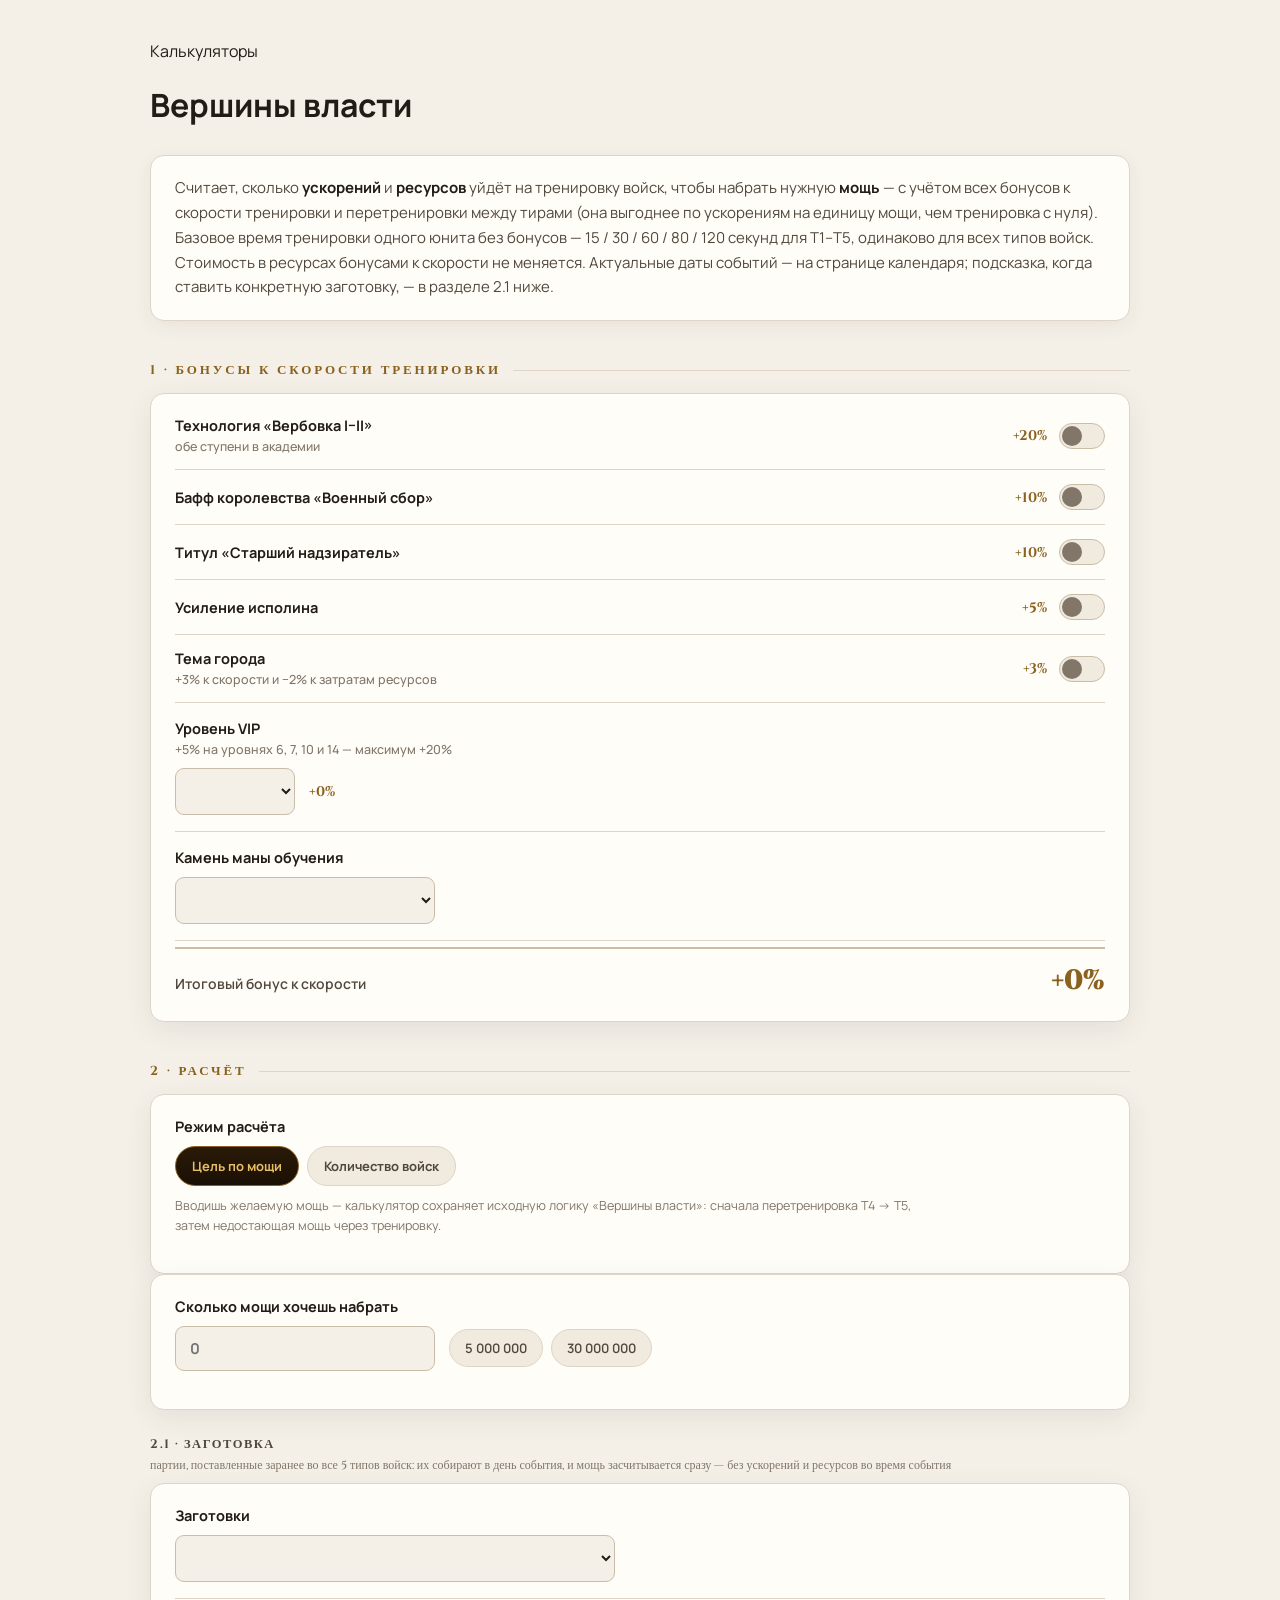
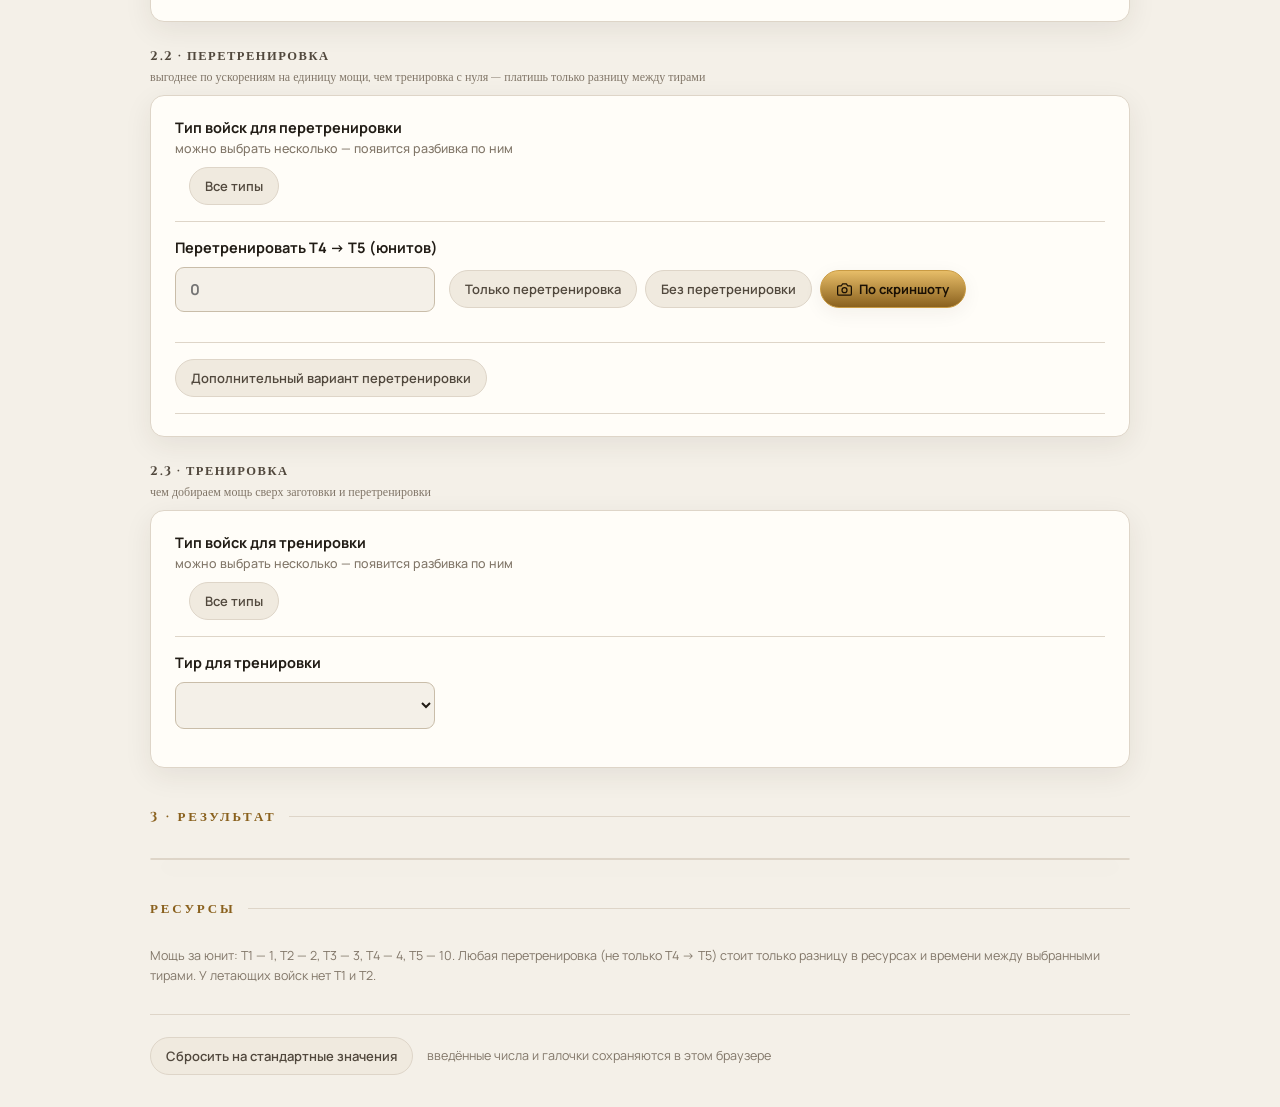
<file: index.html>
<!doctype html>
<html lang="ru">
<head>
<meta charset="utf-8">
<meta name="viewport" content="width=device-width, initial-scale=1">
<meta http-equiv="refresh" content="0; url=calculators/power-peak.html">
<title>Калькулятор Call of Dragons</title>
</head>
<body>
<p><a href="calculators/power-peak.html">Открыть калькулятор</a></p>
</body>
</html>
</file>
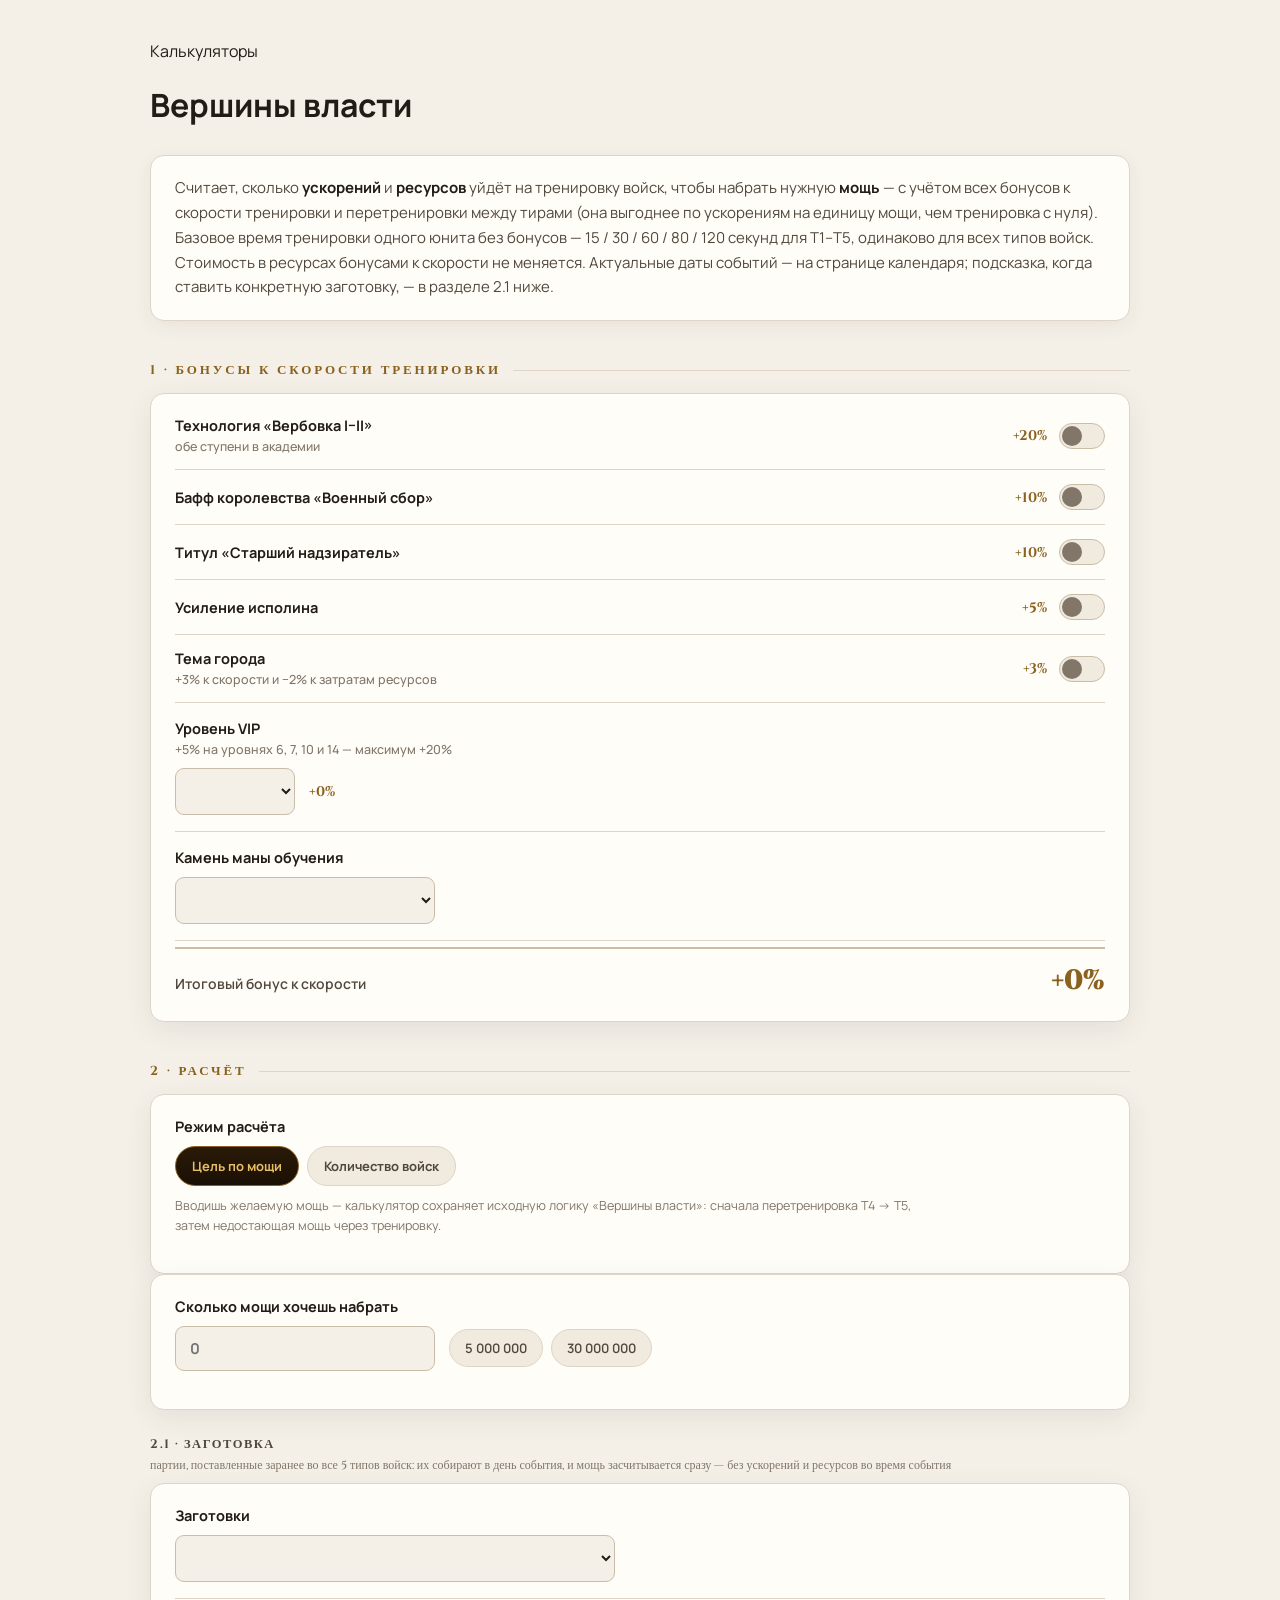
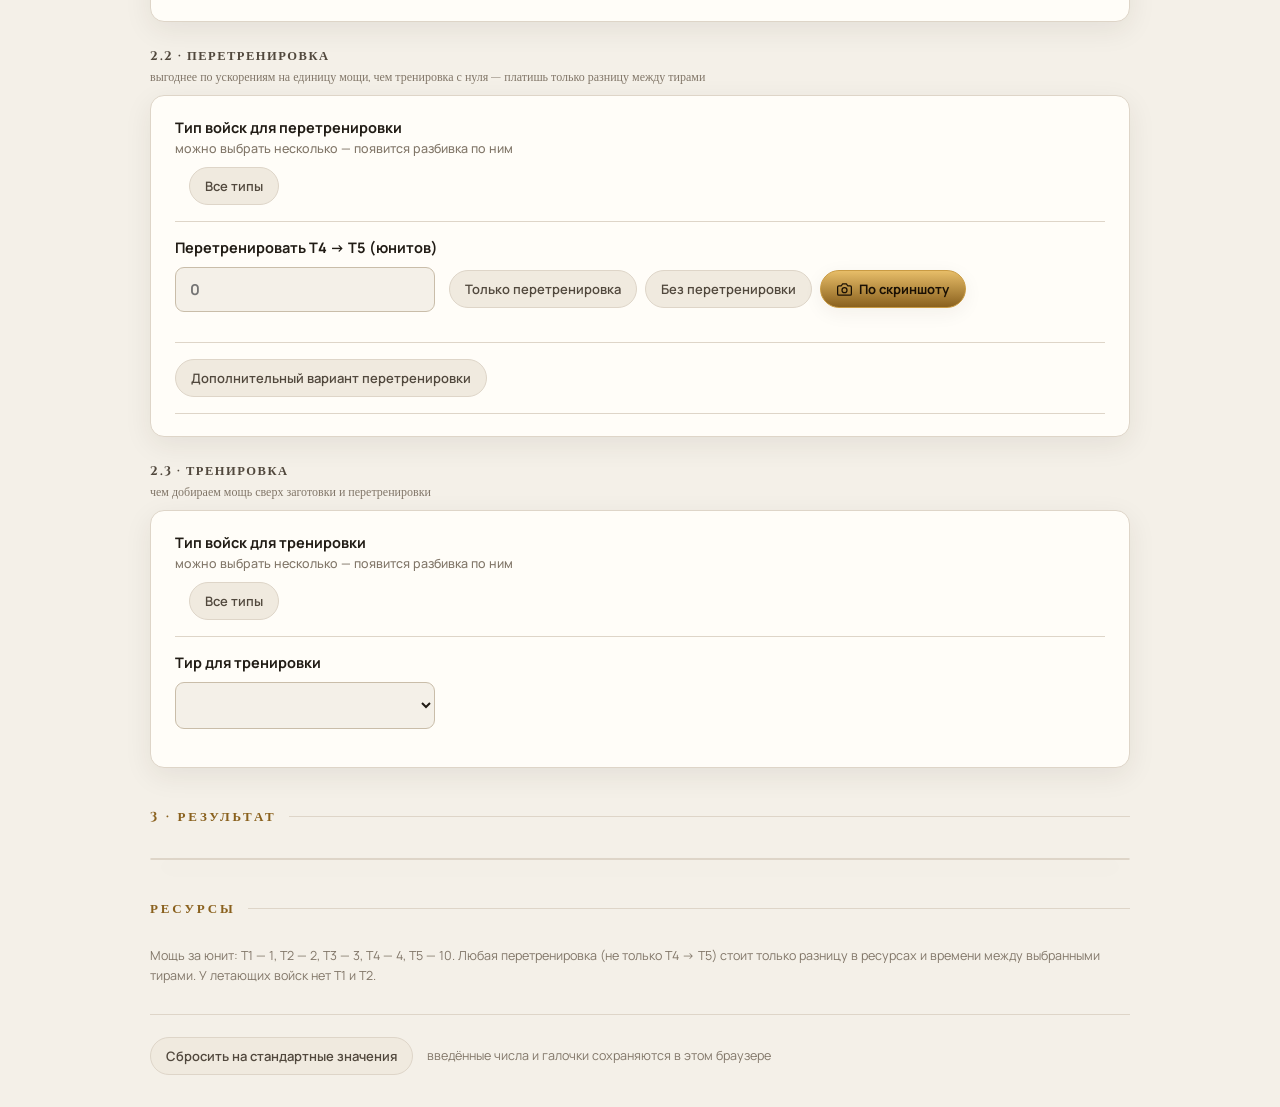
<file: power-peak.html>
<!DOCTYPE html>
<html lang="ru">
<head>
<meta charset="UTF-8" />
<meta name="viewport" content="width=device-width, initial-scale=1.0" />
<title>Калькулятор «Вершины власти» — тренировка войск Call of Dragons | AKAME</title>
<meta name="description" content="Сколько ускорений и ресурсов нужно на тренировку войск в Call of Dragons, чтобы набрать нужную мощь: с учётом всех бонусов к скорости тренировки и перетренировки между любыми тирами." />
<link rel="canonical" href="https://callofdragons.ru/calculators/power-peak.html" />
<link rel="preconnect" href="https://fonts.googleapis.com">
<link rel="preconnect" href="https://fonts.gstatic.com" crossorigin>
<link href="https://fonts.googleapis.com/css2?family=Cinzel:wght@500;700;900&family=Manrope:wght@400;500;600;700&display=swap" rel="stylesheet">
<link rel="stylesheet" href="../styles.css?v=5e5e803d" />
<script>
// Тема ставится до первой отрисовки — иначе при тёмной теме страница моргает светлой.
try { document.documentElement.setAttribute('data-theme', localStorage.getItem('akame-theme') || 'light'); } catch (e) {}
</script>
<style>
/* .vt-modal-backdrop из общего styles.css задаёт display:grid явно, и это
перебивает браузерный [hidden]{display:none} — без этого правила модалка
остаётся видимой (и её не скрыть через .hidden), несмотря на атрибут. */
[hidden] { display: none !important; }

.pp-main { padding: 40px 32px 32px; }
.pp-wrap { max-width: 980px; margin: 0 auto; }
.pp-back { display: inline-flex; align-items: center; gap: 7px; font-size: 13px; font-weight: 600; color: var(--muted); margin-bottom: 18px; }
.pp-back:hover { color: var(--gold-deep); }
[data-theme="dark"] .pp-back:hover { color: var(--gold-bright); }

.pp-lead { background: var(--surface); border: 1px solid var(--line); border-radius: var(--radius); padding: 20px 24px; margin: 28px 0 40px; color: var(--ink-2); font-size: 15px; line-height: 1.65; box-shadow: var(--shadow-soft); }
.pp-lead b { color: var(--ink); }

.pp-step { font-family: 'Cinzel', serif; font-size: 13px; font-weight: 700; letter-spacing: 0.22em; text-transform: uppercase; color: var(--gold-deep); margin: 40px 0 14px; display: flex; align-items: center; gap: 12px; }
[data-theme="dark"] .pp-step { color: var(--gold-bright); }
.pp-step::after { content: ''; flex: 1; height: 1px; background: var(--line); }

.pp-subhead { font-family: 'Cinzel', serif; font-size: 12.5px; font-weight: 700; letter-spacing: 0.12em; text-transform: uppercase; color: var(--ink-2); margin: 26px 0 10px; }
.pp-subhead .sub { display: block; font-size: 12px; font-weight: 500; letter-spacing: normal; text-transform: none; color: var(--muted); margin-top: 4px; }

.pp-card { background: var(--surface); border: 1px solid var(--line); border-radius: var(--radius); padding: 8px 24px; box-shadow: var(--shadow-card); }
.pp-card.pad { padding: 22px 24px; }

.pp-row { display: flex; align-items: center; justify-content: space-between; gap: 16px; padding: 14px 0; border-bottom: 1px solid var(--line); cursor: pointer; user-select: none; }
.pp-row:last-child { border-bottom: none; }
.pp-row-lbl { font-size: 14.5px; font-weight: 700; color: var(--ink); }
.pp-row-lbl .sub { display: block; font-size: 12.5px; font-weight: 500; color: var(--muted); margin-top: 3px; }
.pp-row-right { display: flex; align-items: center; gap: 12px; flex-shrink: 0; }
.pp-bonus { font-family: 'Cinzel', serif; font-size: 14px; font-weight: 700; color: var(--gold-deep); white-space: nowrap; }
[data-theme="dark"] .pp-bonus { color: var(--gold-bright); }

.pp-sw { width: 46px; height: 26px; border-radius: 999px; background: var(--surface-2); border: 1px solid var(--line-strong); position: relative; flex-shrink: 0; transition: background 0.2s, border-color 0.2s; }
.pp-sw.on { background: linear-gradient(180deg, var(--gold-bright), var(--gold-deep)); border-color: var(--gold-deep); }
.pp-sw-knob { position: absolute; top: 2px; left: 2px; width: 20px; height: 20px; border-radius: 50%; background: var(--muted); transition: transform 0.2s, background 0.2s; }
.pp-sw.on .pp-sw-knob { transform: translateX(20px); background: #fffaf0; }

.pp-field { padding: 16px 0; border-bottom: 1px solid var(--line); }
.pp-field:last-child { border-bottom: none; }
.pp-card.pad .pp-field:first-child { padding-top: 0; }
.pp-label { display: block; font-size: 14.5px; font-weight: 700; color: var(--ink); margin-bottom: 10px; }
.pp-label .sub { display: block; font-size: 12.5px; font-weight: 500; color: var(--muted); margin-top: 3px; }

.pp-input, .pp-select { width: 100%; max-width: 260px; background: var(--bg); border: 1px solid var(--line-strong); border-radius: var(--radius-sm); color: var(--ink); font: 700 15px 'Manrope', sans-serif; padding: 11px 14px; transition: border-color 0.15s, box-shadow 0.15s; }
.pp-select { cursor: pointer; }
.pp-input:focus, .pp-select:focus { outline: none; border-color: var(--gold); box-shadow: 0 0 0 3px rgba(212,165,72,0.18); }
.pp-inline { display: flex; align-items: center; gap: 14px; flex-wrap: wrap; }

.pp-total { display: flex; align-items: baseline; justify-content: space-between; gap: 16px; padding: 18px 0 4px; margin-top: 6px; border-top: 2px solid var(--line-strong); }
.pp-total-lbl { font-size: 14px; font-weight: 600; color: var(--ink-2); }
.pp-total-val { font-family: 'Cinzel', serif; font-size: 28px; font-weight: 900; color: var(--gold-deep); line-height: 1; }
[data-theme="dark"] .pp-total-val { color: var(--gold-bright); }
.pp-total-sub { font-size: 12.5px; color: var(--muted); padding-bottom: 14px; }

.pp-quick-row { display: flex; gap: 8px; flex-wrap: wrap; }
.pp-quick { padding: 9px 15px; border-radius: 999px; background: var(--surface-2); color: var(--ink-2); border: 1px solid var(--line); font: 600 13px 'Manrope', sans-serif; cursor: pointer; white-space: nowrap; transition: all 0.2s; }
.pp-quick:hover { border-color: var(--gold); color: var(--ink); }
.pp-quick:disabled { opacity: 0.45; cursor: default; border-color: var(--line); color: var(--muted); }
.pp-quick.active { border-color: var(--gold-deep); color: var(--ink); background: linear-gradient(180deg, #2a1a08 0%, #1a1004 100%); color: var(--gold-bright); }
[data-theme="dark"] .pp-quick.active { background: linear-gradient(180deg, var(--gold-bright), var(--gold)); color: #1a1004; border-color: var(--gold-bright); }

.pp-split-after { margin-top: 20px; }
.pp-split-hdr { font-size: 13.5px; font-weight: 700; color: var(--ink-2); margin-bottom: 10px; }
.pp-split-hdr b { font-family: 'Cinzel', serif; color: var(--gold-deep); font-size: 15px; }
[data-theme="dark"] .pp-split-hdr b { color: var(--gold-bright); }
.pp-split-bar { position: relative; height: 28px; border-radius: var(--radius-sm); background: var(--bg); border: 1px solid var(--line); display: flex; overflow: hidden; }
.pp-split-seg { height: 100%; flex-shrink: 0; }
.pp-split-handle { position: absolute; top: 50%; width: 16px; height: 16px; border-radius: 50%; background: var(--surface); border: 2px solid var(--ink-2); transform: translate(-50%,-50%); cursor: ew-resize; box-shadow: 0 2px 6px rgba(0,0,0,0.3); touch-action: none; z-index: 2; transition: border-color 0.12s; }
.pp-split-handle:hover, .pp-split-handle.dragging { border-color: var(--gold-deep); background: var(--gold-bright); }
.pp-split-inputs { display: grid; grid-template-columns: repeat(auto-fit, minmax(118px, 1fr)); gap: 10px; margin-top: 12px; }
.pp-split-in { display: flex; flex-direction: column; gap: 6px; min-width: 0; }
.pp-split-in-lbl { display: flex; align-items: center; gap: 6px; font-size: 11px; font-weight: 700; color: var(--muted); text-transform: uppercase; letter-spacing: 0.04em; white-space: nowrap; overflow: hidden; text-overflow: ellipsis; }
.pp-split-dot { width: 9px; height: 9px; border-radius: 50%; flex-shrink: 0; }
.pp-split-in input { width: 100%; background: var(--bg); border: 1px solid var(--line-strong); border-radius: var(--radius-sm); color: var(--ink); font: 700 14px 'Manrope', sans-serif; padding: 9px 6px; text-align: center; min-width: 0; }
.pp-split-in input:focus { outline: none; border-color: var(--gold); }

.pp-tiles { display: grid; grid-template-columns: repeat(auto-fit, minmax(220px, 1fr)); gap: 18px; }
.pp-tile { background: var(--surface); border: 1px solid var(--line); border-radius: var(--radius); padding: 20px 22px; box-shadow: var(--shadow-card); }
.pp-tile.hero { background: linear-gradient(180deg, color-mix(in srgb, var(--gold-bright) 22%, var(--surface)) 0%, var(--surface) 100%); border-color: var(--gold); }
.pp-tile-lbl { font-size: 11.5px; font-weight: 700; letter-spacing: 0.1em; text-transform: uppercase; color: var(--muted); margin-bottom: 10px; }
.pp-tile-val { font-family: 'Cinzel', serif; font-size: 30px; font-weight: 900; color: var(--ink); line-height: 1.1; word-break: break-word; }
.pp-tile-val.time { font-size: 24px; color: var(--gold-deep); }
[data-theme="dark"] .pp-tile-val.time { color: var(--gold-bright); }
.pp-tile-sub { font-size: 12.5px; color: var(--muted); margin-top: 8px; }

.pp-table { background: var(--surface); border: 1px solid var(--line); border-radius: var(--radius); overflow: hidden; margin-top: 18px; box-shadow: var(--shadow-card); }
.pp-tr { display: grid; grid-template-columns: 1.6fr repeat(3, 1fr); gap: 14px; align-items: center; padding: 15px 22px; border-bottom: 1px solid var(--line); font-size: 14px; }
.pp-tr:last-child { border-bottom: none; }
.pp-tr.head { background: var(--surface-2); font-size: 11px; font-weight: 700; letter-spacing: 0.08em; text-transform: uppercase; color: var(--muted); padding: 11px 22px; }
.pp-td-name { font-weight: 700; color: var(--ink); }
.pp-td-name .sub { display: block; font-size: 12px; font-weight: 500; color: var(--muted); margin-top: 2px; }
.pp-td { text-align: right; font-weight: 700; color: var(--ink-2); white-space: nowrap; }
.pp-td.gold { color: var(--gold-deep); }
[data-theme="dark"] .pp-td.gold { color: var(--gold-bright); }

.pp-res { display: grid; grid-template-columns: repeat(auto-fit, minmax(150px, 1fr)); gap: 14px; }
.pp-res-item { background: var(--surface); border: 1px solid var(--line); border-radius: var(--radius); padding: 16px 18px; display: flex; align-items: center; gap: 13px; box-shadow: var(--shadow-soft); }
.pp-res-ico { width: 36px; height: 36px; flex-shrink: 0; object-fit: contain; }
.pp-res-name { font-size: 11.5px; font-weight: 700; letter-spacing: 0.06em; text-transform: uppercase; color: var(--muted); }
.pp-res-val { font-family: 'Cinzel', serif; font-size: 19px; font-weight: 700; color: var(--ink); margin-top: 3px; }

.pp-note { border: 1px dashed var(--line-strong); border-radius: var(--radius-sm); padding: 14px 18px; font-size: 13px; color: var(--muted); line-height: 1.6; margin-top: 16px; }
.pp-hint { font-size: 12.5px; color: var(--muted); margin-top: 14px; line-height: 1.6; }
.pp-reset-row { display: flex; align-items: center; gap: 14px; flex-wrap: wrap; margin-top: 28px; padding-top: 22px; border-top: 1px solid var(--line); }
.pp-reset-note { font-size: 12.5px; color: var(--muted); }
.pp-prep-info { font-size: 13px; font-weight: 600; color: var(--gold-deep); margin-top: 8px; }
.pp-prep-info:empty { display: none; }
[data-theme="dark"] .pp-prep-info { color: var(--gold-bright); }

.pp-bonus-row { display: flex; align-items: center; justify-content: space-between; gap: 14px; flex-wrap: wrap; }
.pp-check { display: inline-flex; align-items: center; gap: 7px; font-size: 12.5px; font-weight: 600; color: var(--ink-2); cursor: pointer; white-space: nowrap; }
.pp-check input { width: 16px; height: 16px; accent-color: var(--gold-deep); cursor: pointer; }
.pp-advice { font-size: 13px; font-weight: 600; color: var(--ink-2); margin-top: 10px; line-height: 1.55; }
.pp-advice:empty { display: none; }
.pp-label-note { font-size: 12.5px; font-weight: 500; color: var(--muted); text-transform: none; letter-spacing: normal; }
.pp-inline-edit { background: none; border: none; padding: 0; font: inherit; font-weight: 700; color: var(--gold-deep); border-bottom: 1px dashed var(--gold-deep); cursor: pointer; }
[data-theme="dark"] .pp-inline-edit { color: var(--gold-bright); border-bottom-color: var(--gold-bright); }
.pp-inline-edit:hover { opacity: 0.8; }
.pp-advice input[type="datetime-local"] { background: var(--bg); border: 1px solid var(--line-strong); border-radius: var(--radius-sm); color: var(--ink); font: 700 13px 'Manrope', sans-serif; padding: 6px 8px; }

.pp-scan-btn { margin-left: auto; display: inline-flex; align-items: center; gap: 7px; padding: 9px 16px; border-radius: 999px; border: 1px solid var(--gold); background: linear-gradient(180deg, var(--gold-bright), var(--gold-deep)); color: #1a1004; font: 700 13px 'Manrope', sans-serif; cursor: pointer; white-space: nowrap; transition: filter 0.2s, transform 0.2s; box-shadow: var(--shadow-soft); }
.pp-scan-btn:hover { filter: brightness(1.08); transform: translateY(-1px); }
.pp-scan-btn:disabled { opacity: 0.65; cursor: default; transform: none; }
.pp-spin { animation: pp-spin 0.8s linear infinite; }
@keyframes pp-spin { to { transform: rotate(360deg); } }
.pp-scan-available { display: flex; align-items: center; gap: 12px; flex-wrap: wrap; margin-top: 10px; padding: 12px 16px; border: 1px dashed var(--gold); border-radius: var(--radius-sm); background: color-mix(in srgb, var(--gold-bright) 8%, transparent); font-size: 12.5px; color: var(--ink-2); line-height: 1.6; }
.pp-scan-available b { color: var(--ink); }

@media (max-width: 760px) {
.pp-main { padding: 28px 16px 24px; }
.pp-card, .pp-card.pad { padding-left: 18px; padding-right: 18px; }
.pp-input { max-width: none; }
/* Шапка таблицы на телефоне не помещается, поэтому подписи колонок
переезжают в сами ячейки. */
.pp-tr { grid-template-columns: 1fr; gap: 4px; padding: 14px 18px; }
.pp-tr.head { display: none; }
.pp-td { display: flex; justify-content: space-between; align-items: baseline; text-align: left; }
.pp-td::before { content: attr(data-l); font-size: 11.5px; font-weight: 700; letter-spacing: 0.06em; text-transform: uppercase; color: var(--muted); }
.pp-td-name { margin-bottom: 8px; }
.pp-tile-val { font-size: 26px; }
}
</style>

<style>
/* Дополнения для режима ручного количества — исходный CSS калькулятора сохранён выше. */
.pp-mode-card { margin-top: 14px; }
.pp-mode-switch { display:flex; gap:8px; flex-wrap:wrap; }
.pp-mode-btn { border:1px solid var(--line); background:var(--surface-2); color:var(--ink-2); border-radius:999px; padding:10px 16px; font:700 13px 'Manrope',sans-serif; cursor:pointer; }
.pp-mode-btn.active { background:linear-gradient(180deg,#2a1a08 0%,#1a1004 100%); color:var(--gold-bright); border-color:var(--gold-deep); }
[data-theme="dark"] .pp-mode-btn.active { background:linear-gradient(180deg,var(--gold-bright),var(--gold)); color:#1a1004; }
.pp-mode-desc { margin-top:10px; font-size:12.5px; line-height:1.55; color:var(--muted); max-width:760px; }
.pp-manual-grid { display:grid; grid-template-columns:repeat(auto-fit,minmax(170px,1fr)); gap:12px; margin-top:14px; }
.pp-manual-input { display:flex; flex-direction:column; gap:7px; }
.pp-manual-name { font-size:12px; font-weight:700; color:var(--muted); }
.pp-manual-input .pp-input { max-width:none; box-sizing:border-box; }
.pp-tier-mode-switch { display:flex; gap:8px; flex-wrap:wrap; margin-top:10px; }
.pp-tier-common-wrap { margin-top:8px; }
.pp-manual-fresh-item { min-width:0; }
.pp-personal-tier { display:flex; flex-direction:column; gap:7px; margin-bottom:8px; }
.pp-personal-tier .pp-select { max-width:none; box-sizing:border-box; }

@media (max-width:600px){ .pp-main{padding:24px 14px 24px}.pp-card.pad{padding:18px 16px}.pp-tr{grid-template-columns:1fr;gap:5px}.pp-tr.head{display:none}.pp-td{text-align:left}.pp-mode-btn{flex:1} }
</style>
</head>
<body>

<main class="pp-main">
<div class="pp-wrap">

<div class="section-head" style="margin-bottom:0;">
<div>
<div class="section-eyebrow">Калькуляторы</div>
<h1 class="section-title">Вершины власти</h1>
</div>
</div>

<div class="pp-lead">
Считает, сколько <b>ускорений</b> и <b>ресурсов</b> уйдёт на тренировку войск, чтобы набрать нужную <b>мощь</b> — с учётом всех бонусов к скорости тренировки и перетренировки между тирами (она выгоднее по ускорениям на единицу мощи, чем тренировка с нуля). Базовое время тренировки одного юнита без бонусов — 15 / 30 / 60 / 80 / 120 секунд для T1–T5, одинаково для всех типов войск. Стоимость в ресурсах бонусами к скорости не меняется. Актуальные даты событий — на странице <a href="../calendar.html">календаря</a>; подсказка, когда ставить конкретную заготовку, — в разделе 2.1 ниже.
</div>

<div class="pp-step">1 · Бонусы к скорости тренировки</div>
<div class="pp-card" id="ppToggles">
<div class="pp-row" data-toggle="recruit">
<div class="pp-row-lbl">Технология «Вербовка I–II»
<span class="sub">обе ступени в академии</span>
</div>
<div class="pp-row-right"><span class="pp-bonus">+20%</span><div class="pp-sw"><div class="pp-sw-knob"></div></div></div>
</div>
<div class="pp-row" data-toggle="kingdom">
<div class="pp-row-lbl">Бафф королевства «Военный сбор»</div>
<div class="pp-row-right"><span class="pp-bonus">+10%</span><div class="pp-sw"><div class="pp-sw-knob"></div></div></div>
</div>
<div class="pp-row" data-toggle="title">
<div class="pp-row-lbl">Титул «Старший надзиратель»</div>
<div class="pp-row-right"><span class="pp-bonus">+10%</span><div class="pp-sw"><div class="pp-sw-knob"></div></div></div>
</div>
<div class="pp-row" data-toggle="titan">
<div class="pp-row-lbl">Усиление исполина</div>
<div class="pp-row-right"><span class="pp-bonus">+5%</span><div class="pp-sw"><div class="pp-sw-knob"></div></div></div>
</div>
<div class="pp-row" data-toggle="cityTheme">
<div class="pp-row-lbl">Тема города
<span class="sub">+3% к скорости и −2% к затратам ресурсов</span>
</div>
<div class="pp-row-right"><span class="pp-bonus">+3%</span><div class="pp-sw"><div class="pp-sw-knob"></div></div></div>
</div>

<div class="pp-field">
<label class="pp-label">Уровень VIP
<span class="sub">+5% на уровнях 6, 7, 10 и 14 — максимум +20%</span>
</label>
<div class="pp-inline">
<select id="ppVip" class="pp-select" style="max-width:120px;"></select>
<span class="pp-bonus" id="ppVipBonus">+0%</span>
</div>
</div>

<div class="pp-field">
<label class="pp-label">Камень маны обучения</label>
<select id="ppStone" class="pp-select"></select>
</div>

<div class="pp-total">
<span class="pp-total-lbl">Итоговый бонус к скорости</span>
<span class="pp-total-val" id="ppTotalBonus">+0%</span>
</div>
<div class="pp-total-sub" id="ppTotalSub"></div>
</div>

<div class="pp-step">2 · Расчёт</div>
<div class="pp-card pad pp-mode-card">
<div class="pp-field">
<label class="pp-label">Режим расчёта</label>
<div class="pp-mode-switch" id="ppModeSwitch">
<button type="button" class="pp-mode-btn active" data-mode="target">Цель по мощи</button>
<button type="button" class="pp-mode-btn" data-mode="manual">Количество войск</button>
</div>
<div class="pp-mode-desc" id="ppModeDesc">Вводишь желаемую мощь — калькулятор сохраняет исходную логику «Вершины власти»: сначала перетренировка T4 → T5, затем недостающая мощь через тренировку.</div>
</div>
</div>
<div class="pp-card pad" id="ppTargetCard">
<div class="pp-field">
<label class="pp-label">Сколько мощи хочешь набрать</label>
<div class="pp-inline">
<input type="text" id="ppTarget" class="pp-input" placeholder="0" inputmode="numeric" autocomplete="off">
<div class="pp-quick-row">
<button type="button" class="pp-quick" data-target="5000000">5 000 000</button>
<button type="button" class="pp-quick" data-target="30000000">30 000 000</button>
</div>
</div>
</div>
</div>

<div class="pp-subhead">2.1 · Заготовка
<span class="sub">партии, поставленные заранее во все 5 типов войск: их собирают в день события, и мощь засчитывается сразу — без ускорений и ресурсов во время события</span>
</div>
<div class="pp-card pad">
<div class="pp-field">
<label class="pp-label">Заготовки</label>
<select id="ppPrep" class="pp-select" style="max-width:440px;"></select>
<div class="pp-prep-info" id="ppPrepInfo"></div>
</div>

<div class="pp-field" id="ppPrepTimeField" style="display:none;">
<div class="pp-bonus-row">
<label class="pp-label" style="margin-bottom:0;">Время тренировки заготовки
<span class="sub" id="ppPrepBonusHint"></span>
</label>
<div class="pp-inline" style="gap:10px;">
<label class="pp-check">
<input type="checkbox" id="ppPrepCustomBonusOn">
Отдельные бонусы для заготовки
</label>
<button type="button" class="pp-quick" id="ppPrepBonusEdit" style="display:none;">Настроить</button>
</div>
</div>
<div class="pp-inline" style="margin-top:10px;">
<span class="pp-bonus" style="font-size:19px;" id="ppPrepTimeValue"></span>
</div>
<div class="pp-advice" id="ppPrepAdvice"></div>
</div>
</div>

<div class="pp-subhead">2.2 · Перетренировка
<span class="sub">выгоднее по ускорениям на единицу мощи, чем тренировка с нуля — платишь только разницу между тирами</span>
</div>
<div class="pp-card pad">
<div class="pp-field pp-target-retrain-controls">
<label class="pp-label">Тип войск для перетренировки
<span class="sub">можно выбрать несколько — появится разбивка по ним</span>
</label>
<div class="pp-inline">
<div class="chips" id="ppRetrainTypeChips"></div>
<button type="button" class="pp-quick" id="ppRetrainAllTypes">Все типы</button>
</div>
</div>

<div class="pp-field pp-manual-retrain-ui" id="ppManualRetrainUI" hidden>
<label class="pp-label">Перетренировка T4 → T5
<span class="sub">введите количество отдельно для каждого типа войск</span>
</label>
<div class="pp-manual-grid" id="ppManualRetrainInputs"></div>
</div>

<div class="pp-field pp-target-retrain-amount">
<label class="pp-label">Перетренировать T4 → T5 (юнитов)</label>
<div class="pp-inline">
<input type="text" id="ppRetrain" class="pp-input" placeholder="0" inputmode="numeric" autocomplete="off">
<div class="pp-quick-row">
<button type="button" class="pp-quick" id="ppOnlyRetrain">Только перетренировка</button>
<button type="button" class="pp-quick" id="ppNoRetrain">Без перетренировки</button>
<button type="button" class="pp-scan-btn" id="ppScanBtn">
<svg viewBox="0 0 24 24" width="15" height="15" fill="none" stroke="currentColor" stroke-width="2" stroke-linecap="round" stroke-linejoin="round"><path d="M23 19a2 2 0 0 1-2 2H3a2 2 0 0 1-2-2V8a2 2 0 0 1 2-2h4l2-3h6l2 3h4a2 2 0 0 1 2 2z"/><circle cx="12" cy="13" r="4"/></svg>
По скриншоту
</button>
<input type="file" id="ppScanFile" accept="image/*" hidden>
</div>
</div>
<div class="pp-hint" id="ppScanResult"></div>
<div class="pp-scan-available" id="ppScanAvailable" hidden>
<span id="ppScanAvailableText"></span>
<button type="button" class="pp-quick" id="ppScanAvailableReset">Сбросить</button>
</div>
</div>

<div class="pp-field pp-split-area" id="ppSplitRetrainArea" style="display:none;">
<div class="pp-split-hdr">Перетренировка T4 → T5 — всего <b id="ppSplitRetrainTotal">0</b></div>
<div class="pp-split-bar" id="ppSplitBarRetrain"></div>
<div class="pp-split-inputs" id="ppSplitInputsRetrain"></div>
</div>

<div class="pp-field">
<button type="button" class="pp-quick" id="ppExtraRetrainToggle">Дополнительный вариант перетренировки</button>
</div>

<div class="pp-field" id="ppExtraRetrainArea" style="display:none;">
<label class="pp-label">Ещё один диапазон
<span class="sub">в дополнение к T4 → T5 выше — заполни руками, сколько юнитов каждого типа переводишь</span>
</label>
<select id="ppExtraRetrainRange" class="pp-select" style="max-width:220px;"></select>
<div class="pp-split-inputs" id="ppExtraRetrainInputs" style="margin-top:14px;"></div>
</div>
</div>

<div class="pp-subhead">2.3 · Тренировка
<span class="sub">чем добираем мощь сверх заготовки и перетренировки</span>
</div>
<div class="pp-card pad">
<div class="pp-field pp-target-fresh-controls">
<label class="pp-label">Тип войск для тренировки
<span class="sub">можно выбрать несколько — появится разбивка по ним</span>
</label>
<div class="pp-inline">
<div class="chips" id="ppFreshTypeChips"></div>
<button type="button" class="pp-quick" id="ppFreshAllTypes">Все типы</button>
</div>
</div>

<div class="pp-field pp-manual-fresh-ui" id="ppManualFreshUI" hidden>
<label class="pp-label">Тренировка с нуля</label>
<div class="pp-tier-mode-switch" id="ppManualTierMode">
<button type="button" class="pp-mode-btn active" data-tier-mode="common">Общий тир для всех</button>
<button type="button" class="pp-mode-btn" data-tier-mode="personal">Персональный тир</button>
</div>
<div id="ppManualCommonTierWrap" class="pp-tier-common-wrap">
<label class="pp-label" style="margin-top:14px;">Тир для всех типов</label>
<select id="ppManualCommonTier" class="pp-select"></select>
</div>
<div class="pp-manual-grid" id="ppManualFreshInputs"></div>
</div>

<div class="pp-field pp-target-fresh-tier">
<label class="pp-label">Тир для тренировки</label>
<select id="ppFreshTier" class="pp-select"></select>
<div class="pp-split-area pp-split-after" id="ppSplitFreshArea" style="display:none;">
<div class="pp-split-hdr">Тренировка с нуля — всего <b id="ppSplitFreshTotal">0</b></div>
<div class="pp-split-bar" id="ppSplitBarFresh"></div>
<div class="pp-split-inputs" id="ppSplitInputsFresh"></div>
</div>
</div>
</div>

<div class="pp-step">3 · Результат</div>
<div class="pp-tiles" id="ppTiles"></div>
<div class="pp-table" id="ppTable"></div>

<div class="pp-step">Ресурсы</div>
<div class="pp-res" id="ppRes"></div>
<div id="ppNotes"></div>

<div class="pp-hint">Мощь за юнит: T1 — 1, T2 — 2, T3 — 3, T4 — 4, T5 — 10. Любая перетренировка (не только T4 → T5) стоит только разницу в ресурсах и времени между выбранными тирами. У летающих войск нет T1 и T2.</div>

<div class="pp-reset-row">
<button type="button" class="pp-quick" id="ppReset">Сбросить на стандартные значения</button>
<span class="pp-reset-note">введённые числа и галочки сохраняются в этом браузере</span>
</div>

</div>
</main>

<div class="vt-modal-backdrop" id="ppPrepBonusModal" hidden>
<div class="vt-modal" role="dialog" aria-modal="true">
<button class="vt-modal-close" id="ppPrepBonusModalClose" aria-label="Закрыть">✕</button>
<div class="vt-modal-title">Отдельные бонусы для заготовки</div>
<div class="vt-modal-sub">Не меняет расчёт перетренировки и тренировки ниже — только время и дату для заготовки.</div>

<div class="pp-row" data-ptoggle="recruit">
<div class="pp-row-lbl">Технология «Вербовка I–II»</div>
<div class="pp-row-right"><span class="pp-bonus">+20%</span><div class="pp-sw"><div class="pp-sw-knob"></div></div></div>
</div>
<div class="pp-row" data-ptoggle="kingdom">
<div class="pp-row-lbl">Бафф королевства «Военный сбор»</div>
<div class="pp-row-right"><span class="pp-bonus">+10%</span><div class="pp-sw"><div class="pp-sw-knob"></div></div></div>
</div>
<div class="pp-row" data-ptoggle="title">
<div class="pp-row-lbl">Титул «Старший надзиратель»</div>
<div class="pp-row-right"><span class="pp-bonus">+10%</span><div class="pp-sw"><div class="pp-sw-knob"></div></div></div>
</div>
<div class="pp-row" data-ptoggle="titan">
<div class="pp-row-lbl">Усиление исполина</div>
<div class="pp-row-right"><span class="pp-bonus">+5%</span><div class="pp-sw"><div class="pp-sw-knob"></div></div></div>
</div>
<div class="pp-row" data-ptoggle="cityTheme">
<div class="pp-row-lbl">Тема города</div>
<div class="pp-row-right"><span class="pp-bonus">+3%</span><div class="pp-sw"><div class="pp-sw-knob"></div></div></div>
</div>

<div class="pp-field">
<label class="pp-label">Уровень VIP</label>
<select id="ppPrepBonusVip" class="pp-select" style="max-width:140px;"></select>
</div>
<div class="pp-field">
<label class="pp-label">Камень маны обучения</label>
<select id="ppPrepBonusStone" class="pp-select"></select>
</div>

<div class="pp-total">
<span class="pp-total-lbl">Итоговый бонус для заготовки</span>
<span class="pp-total-val" id="ppPrepBonusModalTotal">+0%</span>
</div>

<div class="vt-modal-btns">
<button type="button" class="pp-quick" id="ppPrepBonusModalDone">Готово</button>
</div>
</div>
</div>

<script>
(function () {
'use strict';

// ── Тема ──
var SUN = '<svg viewBox="0 0 24 24" width="18" height="18" fill="none" stroke="currentColor" stroke-width="2" stroke-linecap="round"><circle cx="12" cy="12" r="4"/><path d="M12 2v2M12 20v2M4.93 4.93l1.41 1.41M17.66 17.66l1.41 1.41M2 12h2M20 12h2M4.93 19.07l1.41-1.41M17.66 6.34l1.41-1.41"/></svg>';
var MOON = '<svg viewBox="0 0 24 24" width="18" height="18" fill="none" stroke="currentColor" stroke-width="2" stroke-linecap="round"><path d="M21 12.79A9 9 0 1 1 11.21 3 7 7 0 0 0 21 12.79z"/></svg>';
var themeBtn = document.getElementById('ppTheme');
function paintTheme() {
themeBtn.innerHTML = document.documentElement.getAttribute('data-theme') === 'dark' ? SUN : MOON;
}
themeBtn.addEventListener('click', function () {
var next = document.documentElement.getAttribute('data-theme') === 'dark' ? 'light' : 'dark';
document.documentElement.setAttribute('data-theme', next);
try { localStorage.setItem('akame-theme', next); } catch (e) {}
paintTheme();
});
paintTheme();
document.getElementById('ppYear').textContent = '© ' + new Date().getFullYear() + ' AKAME';

// ── Меню на узком экране (ряд ссылок там скрыт) ──
var MENU = '<svg viewBox="0 0 24 24" width="20" height="20" fill="none" stroke="currentColor" stroke-width="2" stroke-linecap="round"><path d="M4 7h16M4 12h16M4 17h16"/></svg>';
var CLOSE = '<svg viewBox="0 0 24 24" width="20" height="20" fill="none" stroke="currentColor" stroke-width="2" stroke-linecap="round"><path d="M18 6 6 18M6 6l12 12"/></svg>';
var navEl = document.getElementById('ppNav');
var burger = document.getElementById('ppBurger');
var menu = document.getElementById('ppMenu');
function setMenu(open) {
menu.hidden = !open;
burger.innerHTML = open ? CLOSE : MENU;
burger.setAttribute('aria-expanded', open ? 'true' : 'false');
burger.setAttribute('aria-label', open ? 'Закрыть меню' : 'Меню');
}
burger.addEventListener('click', function () { setMenu(menu.hidden); });
menu.addEventListener('click', function (e) { if (e.target.closest('a')) setMenu(false); });
document.addEventListener('pointerdown', function (e) {
if (!menu.hidden && !navEl.contains(e.target)) setMenu(false);
});
document.addEventListener('keydown', function (e) {
if (e.key === 'Escape' && !menu.hidden) setMenu(false);
});
// Телефон повернули или окно растянули — на широком экране меню не нужно.
window.addEventListener('resize', function () {
if (!menu.hidden && window.innerWidth > 960) setMenu(false);
});
setMenu(false);

// ── Игровые константы ──
var TIERS = ['t1', 't2', 't3', 't4', 't5'];
// Мощь за одного натренированного юнита
var POWER = { t1: 1, t2: 2, t3: 3, t4: 4, t5: 10 };
// Базовое время тренировки одного юнита в секундах при нулевых бонусах —
// одинаковое для всех типов войск.
var SEC_PER_UNIT = { t1: 15, t2: 30, t3: 60, t4: 80, t5: 120 };

var TROOP_TYPES = [
{ id: 'infantry', ru: 'Пехота', color: '#c8834a' },
{ id: 'cavalry', ru: 'Кавалерия', color: '#c9622a' },
{ id: 'marksman', ru: 'Стрелки', color: '#4a8a3f' },
{ id: 'mage', ru: 'Маги', color: '#8a5fd4' },
{ id: 'flying', ru: 'Летающие', color: '#3b6cf5' },
];
var TYPE_IDS = TROOP_TYPES.map(function (t) { return t.id; });

// Диапазоны дополнительной перетренировки — выбираются в дополнение
// к базовой T4 → T5.
var RETRAIN_RANGES = [
{ id: 't3-t5', from: 't3', to: 't5' },
{ id: 't3-t4', from: 't3', to: 't4' },
{ id: 't2-t5', from: 't2', to: 't5' },
{ id: 't2-t4', from: 't2', to: 't4' },
{ id: 't1-t5', from: 't1', to: 't5' },
{ id: 't1-t4', from: 't1', to: 't4' },
];
function retrainRangeLabel(r) { return r.from.toUpperCase() + ' → ' + r.to.toUpperCase(); }
function retrainRangePower(r) { return POWER[r.to] - POWER[r.from]; }

// Стоимость ресурсов за юнит. null — такого тира у типа войск нет.
var COST = {
infantry: {
t1: { gold: 50, wood: 50, ore: 0, mana: 0 },
t2: { gold: 100, wood: 100, ore: 0, mana: 0 },
t3: { gold: 150, wood: 150, ore: 0, mana: 30 },
t4: { gold: 300, wood: 300, ore: 0, mana: 100 },
t5: { gold: 800, wood: 800, ore: 0, mana: 400 },
},
cavalry: {
t1: { gold: 50, wood: 50, ore: 0, mana: 0 },
t2: { gold: 60, wood: 60, ore: 60, mana: 0 },
t3: { gold: 90, wood: 90, ore: 90, mana: 30 },
t4: { gold: 180, wood: 180, ore: 180, mana: 100 },
t5: { gold: 480, wood: 480, ore: 480, mana: 400 },
},
marksman: {
t1: { gold: 40, wood: 60, ore: 0, mana: 0 },
t2: { gold: 100, wood: 0, ore: 75, mana: 0 },
t3: { gold: 150, wood: 0, ore: 112, mana: 30 },
t4: { gold: 300, wood: 0, ore: 225, mana: 100 },
t5: { gold: 800, wood: 0, ore: 600, mana: 400 },
},
mage: {
t1: { gold: 60, wood: 40, ore: 0, mana: 0 },
t2: { gold: 0, wood: 100, ore: 75, mana: 0 },
t3: { gold: 0, wood: 150, ore: 112, mana: 30 },
t4: { gold: 0, wood: 300, ore: 225, mana: 100 },
t5: { gold: 0, wood: 800, ore: 600, mana: 400 },
},
flying: {
t1: null,
t2: null,
t3: { gold: 90, wood: 90, ore: 90, mana: 30 },
t4: { gold: 180, wood: 180, ore: 180, mana: 100 },
t5: { gold: 480, wood: 480, ore: 480, mana: 400 },
},
};

var RES_KEYS = ['gold', 'wood', 'ore', 'mana'];
// Иконки лежат в assets/calc/<ключ>.webp
var RES_LABEL = { gold: 'Золото', wood: 'Древесина', ore: 'Руда', mana: 'Мана' };

var VIP_LEVELS = [6, 7, 10, 14];
var MANA_STONES = [
{ id: 'none', ru: 'Нет', bonus: 0 },
{ id: 'rare', ru: 'Редкий', bonus: 5 },
{ id: 'epic', ru: 'Эпический', bonus: 7 },
{ id: 'legendary', ru: 'Легендарный', bonus: 10 },
];
var TOGGLE_BONUS = { recruit: 20, kingdom: 10, title: 10, titan: 5, cityTheme: 3 };
var CITY_THEME_RES_DISCOUNT = 0.02;

// Заготовка — партии, поставленные заранее во все пять типов войск сразу.
// Размер одной партии = базовый лимит + расширение; у перетренировки базовый
// лимит свой, в десять раз больше.
var PREP_BASE = { train: 1600, retrain: 16000 };
var PREPS = [
{ id: 'none' },
{ id: 't5-20', kind: 'train', tier: 't5', ext: 20000 },
{ id: 't5-10', kind: 'train', tier: 't5', ext: 10000 },
{ id: 't4-20', kind: 'train', tier: 't4', ext: 20000 },
{ id: 't4-10', kind: 'train', tier: 't4', ext: 10000 },
{ id: 'rt-20', kind: 'retrain', ext: 20000 },
{ id: 'rt-10', kind: 'retrain', ext: 10000 },
];

function defaultState() {
return {
// Типы войск считаются раздельно для перетренировки и для тренировки с нуля.
retrainTypes: ['infantry'],
freshTypes: ['infantry'],
split: {
retrain: { infantry: 0, cavalry: 0, marksman: 0, mage: 0, flying: 0 },
retrainExtra: { infantry: 0, cavalry: 0, marksman: 0, mage: 0, flying: 0 },
fresh: { infantry: 0, cavalry: 0, marksman: 0, mage: 0, flying: 0 },
},
// Пока раскладку не правили руками, войска делятся между выбранными типами поровну.
splitManual: { retrain: false, retrainExtra: false, fresh: false },
toggles: { recruit: true, kingdom: true, title: true, titan: true, cityTheme: false },
vip: 14,
stone: 'legendary',
prep: 'none',
target: 0,
retrain: 0,
// Дополнительный вариант перетренировки — опциональный, поверх базовой T4 → T5.
retrainExtraOn: false,
retrainExtraRange: 't3-t5',
retrainExtra: 0,
freshTier: 't5',
// Заготовка может считаться своим набором бонусов, отдельным от шага 1.
prepCustomBonusOn: false,
prepCustomToggles: { recruit: true, kingdom: true, title: true, titan: true, cityTheme: false },
prepCustomVip: 14,
prepCustomStone: 'legendary',
};
}

var state = defaultState();

function isSplit(types) { return types.length > 1; }
function mainType(types) { return types[0]; }

var fmt = function (n) { return Math.round(n).toLocaleString('ru-RU'); };

// ── Числовые поля с разбивкой по тысячам ──
function formatNum(n, keepZero) {
if (n <= 0) return keepZero ? '0' : '';
return String(Math.round(n)).replace(/\B(?=(\d{3})+(?!\d))/g, ' ');
}
function parseNum(str) {
var v = parseInt(String(str).replace(/[^\d]/g, ''), 10);
return isFinite(v) && v > 0 ? v : 0;
}
// Переформатирует поле на лету, удерживая курсор на том же количестве цифр.
function formatInputLive(inp, keepZero) {
var digitsBefore = inp.value.slice(0, inp.selectionStart == null ? inp.value.length : inp.selectionStart).replace(/[^\d]/g, '').length;
var v = parseNum(inp.value);
var formatted = formatNum(v, keepZero);
inp.value = formatted;
var pos = 0, digits = 0;
while (pos < formatted.length && digits < digitsBefore) {
if (/\d/.test(formatted[pos])) digits++;
pos++;
}
try { inp.setSelectionRange(pos, pos); } catch (e) {}
return v;
}

function vipBonus(level) {
var n = 0;
for (var i = 0; i < VIP_LEVELS.length; i++) if (level >= VIP_LEVELS[i]) n++;
return n * 5;
}
function stoneBonus(stoneId) {
var s = MANA_STONES.filter(function (x) { return x.id === stoneId; })[0];
return s ? s.bonus : 0;
}
function toggleBonusSum(toggles) {
var b = 0;
Object.keys(TOGGLE_BONUS).forEach(function (k) { if (toggles[k]) b += TOGGLE_BONUS[k]; });
return b;
}
// Общая формула бонуса — используется и для расчёта калькулятора (state.*),
// и для отдельного набора бонусов заготовки (state.prepCustom*).
function totalBonusFrom(toggles, vip, stone) {
return toggleBonusSum(toggles) + vipBonus(vip) + stoneBonus(stone);
}
function totalBonusPct() {
return totalBonusFrom(state.toggles, state.vip, state.stone);
}
// Бонус, которым сейчас считается заготовка — свой набор либо тот же, что у калькулятора.
function prepBonusPct() {
return state.prepCustomBonusOn ? totalBonusFrom(state.prepCustomToggles, state.prepCustomVip, state.prepCustomStone) : totalBonusPct();
}
function prepTrainSeconds(p, bonusPct) {
var mult = 1 + bonusPct / 100;
var perType = PREP_BASE[p.kind] + p.ext;
var perUnitSec = p.kind === 'retrain' ? (SEC_PER_UNIT.t5 - SEC_PER_UNIT.t4) : SEC_PER_UNIT[p.tier];
return perType * perUnitSec / mult;
}

// ── Целочисленное распределение по весам (largest remainder) ──
function distributeInt(weights, total) {
if (total <= 0) return weights.map(function () { return 0; });
var sumW = weights.reduce(function (a, b) { return a + b; }, 0);
if (sumW <= 0) {
var base = Math.floor(total / weights.length);
var rem0 = total - base * weights.length;
return weights.map(function (_, i) { return base + (i < rem0 ? 1 : 0); });
}
var raw = weights.map(function (w) { return w / sumW * total; });
var floors = raw.map(Math.floor);
var used = floors.reduce(function (a, b) { return a + b; }, 0);
var remainder = total - used;
var order = raw.map(function (v, i) { return { i: i, frac: v - floors[i] }; }).sort(function (a, b) { return b.frac - a.frac; });
for (var j = 0; j < remainder; j++) floors[order[j].i]++;
return floors;
}

// Раскладывает total по типам ids: поровну, пока раскладку не трогали
// руками, и по уже набранным пропорциям после ручной правки. Снятые с выбора
// типы обнуляются.
// capFn(typeId) — необязательная верхняя граница на тип (лимит по скрину
// войск); без нее (retrainExtra/fresh) поведение не меняется.
function rescaleSplit(counts, newTotal, manual, ids, capFn) {
TYPE_IDS.forEach(function (k) { if (ids.indexOf(k) < 0) counts[k] = 0; });
if (newTotal <= 0) { ids.forEach(function (k) { counts[k] = 0; }); return; }
var weights = manual ? ids.map(function (k) { return counts[k]; }) : ids.map(function () { return 1; });
var dist = distributeInt(weights, newTotal);
ids.forEach(function (k, i) { counts[k] = capFn ? Math.min(dist[i], capFn(k)) : dist[i]; });
}

function setSplitValue(counts, typeId, newVal, total, ids, capFn) {
var cap = capFn ? capFn(typeId) : Infinity;
newVal = Math.max(0, Math.min(total, cap, Math.round(isFinite(newVal) ? newVal : 0)));
var others = ids.filter(function (k) { return k !== typeId; });
var dist = distributeInt(others.map(function (k) { return counts[k]; }), total - newVal);
others.forEach(function (k, i) { counts[k] = capFn ? Math.min(dist[i], capFn(k)) : dist[i]; });
counts[typeId] = newVal;
}

// ── Ресурсы ──
function costOf(type, tier) { return COST[type] && COST[type][tier]; }
function costKnown(type, tier) { return !!costOf(type, tier); }
function zeroRes() { var o = {}; RES_KEYS.forEach(function (k) { o[k] = 0; }); return o; }
function scaleRes(a, m) { var o = {}; RES_KEYS.forEach(function (k) { o[k] = (a ? a[k] : 0) * m; }); return o; }
function diffRes(a, b) { var o = {}; RES_KEYS.forEach(function (k) { o[k] = (a ? a[k] : 0) - (b ? b[k] : 0); }); return o; }
function sumRes(a, b) { var o = {}; RES_KEYS.forEach(function (k) { o[k] = (a ? a[k] : 0) + (b ? b[k] : 0); }); return o; }
function addInto(target, add, m) { RES_KEYS.forEach(function (k) { target[k] += (add ? add[k] : 0) * m; }); }

function fmtDuration(sec) {
sec = Math.max(0, Math.round(sec));
var d = Math.floor(sec / 86400); sec -= d * 86400;
var h = Math.floor(sec / 3600); sec -= h * 3600;
var m = Math.floor(sec / 60); sec -= m * 60;
var parts = [];
if (d) parts.push(d + 'д');
if (h || d) parts.push(h + 'ч');
if (m || h || d) parts.push(m + 'м');
if (!d) parts.push(sec + 'с');
return parts.join(' ');
}

// ── Чипы типов войск (раздельные наборы для перетренировки и тренировки) ──
function createTypeChips(container, allBtn, getIds, setIds) {
TROOP_TYPES.forEach(function (t) {
var b = document.createElement('button');
b.className = 'chip';
b.dataset.type = t.id;
b.textContent = t.ru;
b.addEventListener('click', function () {
var ids = getIds().slice();
var i = ids.indexOf(t.id);
if (i >= 0) {
if (ids.length === 1) return; // хотя бы один тип должен остаться выбранным
ids.splice(i, 1);
} else {
ids.push(t.id);
// Порядок держим как в списке типов, иначе шкала прыгает при каждом выборе.
ids.sort(function (a, b2) { return TYPE_IDS.indexOf(a) - TYPE_IDS.indexOf(b2); });
}
setIds(ids);
render();
});
container.appendChild(b);
});
allBtn.addEventListener('click', function () {
// Уже выбраны все — второй клик по «тёмной» кнопке сворачивает выбор до одной Пехоты.
setIds(getIds().length === TYPE_IDS.length ? ['infantry'] : TYPE_IDS.slice());
render();
});
}

createTypeChips(
document.getElementById('ppRetrainTypeChips'), document.getElementById('ppRetrainAllTypes'),
function () { return state.retrainTypes; },
function (ids) {
state.retrainTypes = ids;
state.splitManual.retrain = false;
state.splitManual.retrainExtra = false;
// Смена набора типов меняет суммарную доступность по скрину — пересверить лимит.
clampRetrainToTarget();
retrainInput.value = formatNum(state.retrain);
}
);
createTypeChips(
document.getElementById('ppFreshTypeChips'), document.getElementById('ppFreshAllTypes'),
function () { return state.freshTypes; },
function (ids) {
state.freshTypes = ids;
state.splitManual.fresh = false;
}
);

// ── «По скриншоту»: распознаёт T4-юнитов по 5 типам войск и заполняет
// подробный состав базовой перетренировки. Доп. вариант — только руками.
// Пока данные скана не сброшены, они ограничивают сверху — нельзя
// перетренировать больше T4-юнитов, чем реально есть у игрока.
var availableTroops = null; // {infantry:N,...} | null

function availableFor(typeId) {
return availableTroops ? (availableTroops[typeId] || 0) : Infinity;
}
function totalAvailable(ids) {
if (!availableTroops) return Infinity;
return ids.reduce(function (s, id) { return s + availableFor(id); }, 0);
}
// Верхняя граница для state.retrain — минимум из «сколько нужно на цель»
// (если цель задана) и «сколько реально есть по скрину» (если он есть).
function retrainMaxAllowed() {
var caps = [];
if (state.target > 0) caps.push(retrainForWholeTarget());
if (availableTroops) caps.push(totalAvailable(state.retrainTypes));
return caps.length ? Math.min.apply(Math, caps) : Infinity;
}

var RECOGNIZE_URL = 'https://rok-equip-vision.tolstosheev.workers.dev/recognize';
var TROOP_SCAN_PROMPT = 'На изображении — список карточек войск игрока в игре Call of Dragons. ' +
'У каждой карточки круглая иконка юнита в цветной рамке (золотая рамка и метка «V» = тир 5, ' +
'фиолетовая рамка и метка «IV» = тир 4), рядом название юнита с римским номером тира ' +
'(например «Мечники IV»), под названием — число, это количество таких юнитов у игрока. ' +
'Нужно количество ИМЕННО тира IV (фиолетовая рамка) для каждого из 5 базовых типов войск. ' +
'У этого игрока классы называются так: Мечники = пехота, Рыцари = кавалерия, Баллисты = стрелки, ' +
'Послушницы = маги, Светочи = летающие. Если названия другие — сопоставь по смыслу: ' +
'пехота/мечники/копейщики/латники → infantry; конница/рыцари/всадники → cavalry; ' +
'стрелки/баллисты/лучники/арбалетчики → marksman; маги/послушницы/жрецы/чародеи → mage; ' +
'летающие/светочи/драконы/виверны → flying. Прочих юнитов (тягловые лошади, ресурсные и т.п.) не считай. ' +
'Ответь СТРОГО одним JSON-объектом без пояснений и без markdown-обёртки: ' +
'{"infantry":N,"cavalry":N,"marksman":N,"mage":N,"flying":N}. Если тип не нашёлся на изображении — 0.';

var CAMERA_ICON = '<svg viewBox="0 0 24 24" width="15" height="15" fill="none" stroke="currentColor" stroke-width="2" stroke-linecap="round" stroke-linejoin="round"><path d="M23 19a2 2 0 0 1-2 2H3a2 2 0 0 1-2-2V8a2 2 0 0 1 2-2h4l2-3h6l2 3h4a2 2 0 0 1 2 2z"/><circle cx="12" cy="13" r="4"/></svg>';
var SPINNER_ICON = '<svg class="pp-spin" viewBox="0 0 24 24" width="15" height="15"><circle cx="12" cy="12" r="9" fill="none" stroke="currentColor" stroke-width="3" stroke-dasharray="42 100" stroke-linecap="round"/></svg>';

var scanBtn = document.getElementById('ppScanBtn');
var scanFile = document.getElementById('ppScanFile');
var scanResultEl = document.getElementById('ppScanResult');

function setScanBusy(busy, label) {
scanBtn.disabled = busy;
scanBtn.innerHTML = (busy ? SPINNER_ICON : CAMERA_ICON) + (busy ? (label || 'Распознаю…') : 'По скриншоту');
}

scanBtn.addEventListener('click', function () { scanFile.click(); });
scanFile.addEventListener('change', function () {
var file = scanFile.files[0];
scanFile.value = '';
if (file) runTroopScan(file);
});

// Часть эдж-узлов Cloudflare периодически ловит от Google "location is not
// supported" при обращении к Gemini — флапающая, не постоянная блокировка.
// riseof.ru обходит это ретраями на PHP-стороне; здесь делаем то же на клиенте.
var RECOGNIZE_ATTEMPTS = 4;
var RECOGNIZE_RETRY_DELAY_MS = 400;

function isTransientRecognizeError(httpOk, data) {
if (!httpOk || !data) return true;
var text = (data.error || '') + ' ' + (data.details || '');
return /_run_failed/.test(text) || /location is not supported/i.test(text);
}

function fetchRecognizeOnce(payload) {
return fetch(RECOGNIZE_URL, {
method: 'POST',
headers: { 'Content-Type': 'application/json' },
body: JSON.stringify(payload),
})
.then(function (r) { return r.json().then(function (d) { return { httpOk: r.ok, data: d }; }); })
.catch(function () { return { httpOk: false, data: null }; });
}

function fetchRecognizeWithRetry(payload, attemptsLeft) {
return fetchRecognizeOnce(payload).then(function (res) {
if (res.httpOk && res.data && res.data.ok !== false) return res;
if (attemptsLeft > 1 && isTransientRecognizeError(res.httpOk, res.data)) {
if (attemptsLeft < RECOGNIZE_ATTEMPTS) setScanBusy(true, 'Распознаю… (повтор)');
return new Promise(function (resolve) { setTimeout(resolve, RECOGNIZE_RETRY_DELAY_MS); })
.then(function () { return fetchRecognizeWithRetry(payload, attemptsLeft - 1); });
}
return res;
});
}

function runTroopScan(file) {
setScanBusy(true);
scanResultEl.textContent = '';
var reader = new FileReader();
reader.onload = function () {
fetchRecognizeWithRetry({ provider: 'gemini', image: reader.result, prompt: TROOP_SCAN_PROMPT }, RECOGNIZE_ATTEMPTS)
.then(function (res) {
if (!res.httpOk || !res.data || res.data.ok === false) {
throw new Error((res.data && (res.data.message || res.data.error)) || 'Сервис распознавания недоступен');
}
applyTroopScanResult(parseTroopScanResult(res.data.raw));
})
.catch(function (err) {
scanResultEl.textContent = 'Не удалось распознать скриншот: ' + (err && err.message ? err.message : err);
})
.then(function () { setScanBusy(false); });
};
reader.onerror = function () {
setScanBusy(false);
scanResultEl.textContent = 'Не удалось прочитать файл.';
};
reader.readAsDataURL(file);
}

function parseTroopScanResult(raw) {
var obj = raw;
if (typeof raw !== 'object' || raw === null) {
var s = String(raw == null ? '' : raw);
var m = s.match(/\{[\s\S]*\}/);
obj = JSON.parse(m ? m[0] : s);
}
var out = {};
TYPE_IDS.forEach(function (id) {
var v = obj ? obj[id] : null;
out[id] = (typeof v === 'number' && isFinite(v) && v >= 0) ? Math.round(v) : 0;
});
return out;
}

// Автоматика — только для базовой T4 → T5: заполняет весь подробный состав
// перетренировки сразу по всем 5 типам, обрезая под цель, если распознано с запасом.
function applyTroopScanResult(counts) {
var found = TYPE_IDS.map(function (id) { return counts[id]; });
var total = found.reduce(function (a, b) { return a + b; }, 0);
if (total <= 0) {
scanResultEl.textContent = 'Не нашёл юнитов T4 на этом скриншоте — попробуй другой снимок.';
return;
}

availableTroops = counts;
state.retrainTypes = TYPE_IDS.slice();
state.splitManual.retrain = false;
state.splitManual.retrainExtra = false;
var cap = retrainMaxAllowed(); // теперь учитывает и цель, и только что заданную доступность
var finalTotal = isFinite(cap) ? Math.min(total, cap) : total;
var dist = distributeInt(found, finalTotal);
TYPE_IDS.forEach(function (id, i) { state.split.retrain[id] = dist[i]; });
state.splitManual.retrain = true;
state.retrain = finalTotal;
retrainInput.value = formatNum(state.retrain);
render();

var summary = TROOP_TYPES.map(function (t, i) { return t.ru + ' ' + fmt(found[i]); }).join(', ');
scanResultEl.textContent = finalTotal < total
? 'Распознано: ' + summary + '. Подставлено ' + fmt(finalTotal) + ' из ' + fmt(total) + ' — обрезано под цель по мощи.'
: 'Распознано: ' + summary + '.';
}

function renderScanAvailable() {
var box = document.getElementById('ppScanAvailable');
if (!availableTroops) { box.hidden = true; return; }
box.hidden = false;
var parts = TROOP_TYPES.map(function (t) { return t.ru + ' <b>' + fmt(availableTroops[t.id] || 0) + '</b>'; });
document.getElementById('ppScanAvailableText').innerHTML = 'Доступно T4 по скрину: ' + parts.join(', ') + '. Пока не сброшено — перетренировка ограничена этим количеством.';
}
document.getElementById('ppScanAvailableReset').addEventListener('click', function () {
availableTroops = null;
render();
});

// ── Шкала разбивки по типам ──
function makeSplitBar(barEl, inputsEl, counts, getTotal, key, capFn) {
var types = [], segs = [], handles = [], inputs = [];

function boundaries() {
var b = [0], acc = 0;
types.forEach(function (t) { acc += counts[t.id]; b.push(acc); });
return b;
}

// Раздвигает подписи-ползунки, если сегмент между ними почти нулевой —
// на ширину самих сегментов это не влияет.
function declutter(pcts, minGap) {
var out = pcts.slice();
for (var i = 1; i < out.length; i++) if (out[i] < out[i - 1] + minGap) out[i] = out[i - 1] + minGap;
if (out[out.length - 1] > 100) {
out[out.length - 1] = 100;
for (var j = out.length - 2; j >= 0; j--) if (out[j] > out[j + 1] - minGap) out[j] = out[j + 1] - minGap;
}
return out;
}

function update() {
var total = getTotal();
var b = boundaries();
var even = 100 / (types.length || 1);
types.forEach(function (t, i) {
segs[i].style.width = (total > 0 ? (counts[t.id] / total * 100) : even) + '%';
});
var raw = handles.map(function (h, i) { return total > 0 ? (b[i + 1] / total * 100) : (even * (i + 1)); });
var barW = barEl.getBoundingClientRect().width;
var minGap = barW > 0 ? Math.min(24, (16 / barW) * 100) : 4;
declutter(raw, minGap).forEach(function (p, i) { handles[i].style.left = p + '%'; });
inputs.forEach(function (inp, i) {
if (document.activeElement !== inp) inp.value = formatNum(counts[types[i].id], true);
});
}

function attachDrag(h, idx) {
h.addEventListener('pointerdown', function (e) {
e.preventDefault();
h.classList.add('dragging');
function move(ev) {
var total = getTotal();
if (total <= 0) return;
var rect = barEl.getBoundingClientRect();
var frac = rect.width > 0 ? (ev.clientX - rect.left) / rect.width : 0;
frac = Math.max(0, Math.min(1, frac));
var b = boundaries();
// Сегмент слева (idx) и справа (idx+1) от этой ручки не должны
// превышать их собственный лимит доступности (если он есть).
var lo = capFn ? Math.max(b[idx], b[idx + 2] - capFn(types[idx + 1].id)) : b[idx];
var hi = capFn ? Math.min(b[idx + 2], b[idx] + capFn(types[idx].id)) : b[idx + 2];
b[idx + 1] = Math.max(lo, Math.min(hi, Math.round(frac * total)));
state.splitManual[key] = true;
types.forEach(function (t, i) { counts[t.id] = b[i + 1] - b[i]; });
render();
}
function up() {
h.classList.remove('dragging');
window.removeEventListener('pointermove', move);
window.removeEventListener('pointerup', up);
}
window.addEventListener('pointermove', move);
window.addEventListener('pointerup', up);
});
}

// Шкала пересобирается при смене набора типов: сегментов и ручек ровно
// столько, сколько типов выбрано.
function build(ids) {
types = TROOP_TYPES.filter(function (t) { return ids.indexOf(t.id) >= 0; });
barEl.innerHTML = '';
inputsEl.innerHTML = '';
segs = []; handles = []; inputs = [];
types.forEach(function (t, i) {
var seg = document.createElement('div');
seg.className = 'pp-split-seg';
seg.style.background = t.color;
barEl.appendChild(seg);
segs.push(seg);
if (i < types.length - 1) {
var h = document.createElement('div');
h.className = 'pp-split-handle';
barEl.appendChild(h);
handles.push(h);
attachDrag(h, i);
}
});
types.forEach(function (t) {
var wrap = document.createElement('div');
wrap.className = 'pp-split-in';
var lbl = document.createElement('div');
lbl.className = 'pp-split-in-lbl';
lbl.innerHTML = '<span class="pp-split-dot" style="background:' + t.color + '"></span>' + t.ru;
var inp = document.createElement('input');
inp.type = 'text'; inp.inputMode = 'numeric'; inp.autocomplete = 'off';
wrap.appendChild(lbl); wrap.appendChild(inp);
inputsEl.appendChild(wrap);
inputs.push(inp);
inp.addEventListener('input', function () {
var v = formatInputLive(inp, true);
state.splitManual[key] = true;
setSplitValue(counts, t.id, v, getTotal(), types.map(function (tt) { return tt.id; }), capFn);
inp.value = formatNum(counts[t.id], true);
render();
});
});
}

return { build: build, update: update };
}

var splitKeyRetrain = '', splitKeyFresh = '';
var splitBarRetrain = makeSplitBar(
document.getElementById('ppSplitBarRetrain'), document.getElementById('ppSplitInputsRetrain'),
state.split.retrain, function () { return state.retrain; }, 'retrain', availableFor
);
var splitBarFresh = makeSplitBar(
document.getElementById('ppSplitBarFresh'), document.getElementById('ppSplitInputsFresh'),
state.split.fresh, function () { return calc().freshUnits; }, 'fresh'
);

// ── Тумблеры ──
document.querySelectorAll('[data-toggle]').forEach(function (row) {
row.addEventListener('click', function () {
var key = row.dataset.toggle;
state.toggles[key] = !state.toggles[key];
render();
});
});

// ── VIP ──
var vipSel = document.getElementById('ppVip');
var vipOpts = [];
for (var vi = 1; vi <= 16; vi++) vipOpts.push('<option value="' + vi + '">' + (vi === 16 ? 'VIP S' : 'VIP ' + vi) + '</option>');
vipSel.innerHTML = vipOpts.join('');
vipSel.value = state.vip;
vipSel.addEventListener('change', function () {
var v = parseInt(vipSel.value, 10);
state.vip = isFinite(v) ? Math.max(1, Math.min(16, v)) : 1;
render();
});

// ── Камень маны ──
var stoneSel = document.getElementById('ppStone');
stoneSel.innerHTML = MANA_STONES.map(function (s) {
return '<option value="' + s.id + '">' + s.ru + (s.bonus ? ' +' + s.bonus + '%' : '') + '</option>';
}).join('');
stoneSel.value = state.stone;
stoneSel.addEventListener('change', function () { state.stone = stoneSel.value; render(); });

// ── Цель и перетренировка ──
var RETRAIN_POWER = POWER.t5 - POWER.t4;

function prepName(p) {
if (!p.kind) return 'Без заготовки';
var what = p.kind === 'retrain' ? 'Перетренировка T4 → T5' : 'Тренировка ' + p.tier.toUpperCase();
return what + ' (расширение на ' + fmt(p.ext) + ')';
}
function prepInfo() {
var p = PREPS.filter(function (x) { return x.id === state.prep; })[0] || PREPS[0];
if (!p.kind) return { units: 0, power: 0 };
var perType = PREP_BASE[p.kind] + p.ext;
var units = perType * TROOP_TYPES.length;
var perUnit = p.kind === 'retrain' ? RETRAIN_POWER : POWER[p.tier];
return {
perType: perType,
units: units,
power: units * perUnit,
perUnit: perUnit,
tierLabel: p.kind === 'retrain' ? 'T4 → T5' : p.tier.toUpperCase(),
};
}
// Сколько мощи остаётся набрать во время события, когда заготовка уже собрана.
function eventTarget() { return Math.max(0, state.target - prepInfo().power); }

var prepSel = document.getElementById('ppPrep');
prepSel.innerHTML = PREPS.map(function (p) {
return '<option value="' + p.id + '">' + prepName(p) + '</option>';
}).join('');
prepSel.addEventListener('change', function () {
state.prep = prepSel.value;
clampRetrainToTarget();
retrainInput.value = formatNum(state.retrain);
render();
});

// ── Когда ставить заготовку: время тренировки + дата из ближайшего события ──
var GCAL_API_KEY = 'AIzaSyAhSs4IHXxg4sC37L-bwPkpFHBlWgzoYnY';
var GCAL_ID = 'e90ed36b90a9e8653b5378bcd9a50f484362cc371a82b140742c93aa30ec3c6f@group.calendar.google.com';
var PEAK_ADVICE_WINDOW_DAYS = 30; // дальше этого срока дату старта заготовки пока не считаем
// Событие стартует в 00:00 UTC первого дня, но целимся не в этот момент, а
// на PEAK_READY_BUFFER_HOURS позже — запас на случай, чтобы заготовка не
// дотренировалась намного раньше времени.
var PEAK_READY_BUFFER_HOURS = 15;
var nearestPeakStart = null; // Date | null — начало ближайшей «Вершины власти»
var nearestPeakEnd = null; // Date | null — последний день того же события
var nearestPeakFetched = false;
// Желаемое время готовности заготовки можно задать вручную вместо
// авто-расчёта (начало события + запас) — кликом по дате в подсказке.
// Сбрасывается при перезагрузке страницы, не сохраняется.
var prepReadyOverride = null;
var prepReadyEditing = false;

function fetchNearestPeakEvent() {
var now = new Date();
var tMin = now.toISOString();
var tMax = new Date(now.getTime() + 60 * 86400000).toISOString();
var url = 'https://www.googleapis.com/calendar/v3/calendars/' + encodeURIComponent(GCAL_ID) +
'/events?key=' + GCAL_API_KEY + '&timeMin=' + encodeURIComponent(tMin) + '&timeMax=' + encodeURIComponent(tMax) +
'&singleEvents=true&orderBy=startTime&maxResults=10&q=' + encodeURIComponent('Вершины власти');
fetch(url)
.then(function (r) { if (!r.ok) throw new Error('http ' + r.status); return r.json(); })
.then(function (data) {
var ev = (data.items || []).filter(function (e) { return /вершин/i.test(e.summary || ''); })[0];
if (ev) {
nearestPeakStart = new Date(ev.start.dateTime || (ev.start.date + 'T00:00:00Z'));
if (ev.end.dateTime) {
nearestPeakEnd = new Date(ev.end.dateTime);
} else if (ev.end.date) {
// Google API: конец all-day события не включает последний день.
nearestPeakEnd = new Date(new Date(ev.end.date + 'T00:00:00Z').getTime() - 86400000);
}
}
nearestPeakFetched = true;
render();
})
.catch(function () { nearestPeakFetched = true; render(); });
}
fetchNearestPeakEvent();

// Момент, к которому должны быть готовы войска — вручную заданный, либо
// начало ближайшей «Вершины власти» плюс запас.
function effectiveReadyBy() {
if (prepReadyOverride) return prepReadyOverride;
return nearestPeakStart ? new Date(nearestPeakStart.getTime()) : null;
}

// Показывает "до начала события X, ближайшие «Вершины власти» пройдут с A по Б"
// рядом с заголовком «Заготовки» — только если такое событие ещё не началось.
function nearestPeakNoteText() {
if (!nearestPeakStart || nearestPeakStart.getTime() <= Date.now()) return '';
var dOpts = { day: 'numeric', month: 'long', timeZone: 'UTC' };
var sameMonth = nearestPeakEnd && nearestPeakStart.getUTCMonth() === nearestPeakEnd.getUTCMonth() && nearestPeakStart.getUTCFullYear() === nearestPeakEnd.getUTCFullYear();
var startStr = sameMonth ? nearestPeakStart.toLocaleDateString('ru-RU', { day: 'numeric', timeZone: 'UTC' }) : nearestPeakStart.toLocaleDateString('ru-RU', dOpts);
var endStr = nearestPeakEnd ? nearestPeakEnd.toLocaleDateString('ru-RU', dOpts) : nearestPeakStart.toLocaleDateString('ru-RU', dOpts);
var untilStr = fmtDuration((nearestPeakStart.getTime() - Date.now()) / 1000);
return '(до начала события ' + untilStr + ', ближайшие «Вершины власти» пройдут с ' + startStr + ' по ' + endStr + ')';
}

// "YYYY-MM-DDTHH:mm" для <input type="datetime-local"> — цифры читаются как UTC,
// без пересчёта в часовой пояс браузера.
function isoLocalUTC(d) {
var p2 = function (n) { return String(n).padStart(2, '0'); };
return d.getUTCFullYear() + '-' + p2(d.getUTCMonth() + 1) + '-' + p2(d.getUTCDate()) + 'T' + p2(d.getUTCHours()) + ':' + p2(d.getUTCMinutes());
}

function updatePrepSection(r) {
var p = PREPS.filter(function (x) { return x.id === state.prep; })[0];
var field = document.getElementById('ppPrepTimeField');
if (!p || !p.kind) { field.style.display = 'none'; return; }
field.style.display = '';

var bonus = prepBonusPct();
document.getElementById('ppPrepCustomBonusOn').checked = state.prepCustomBonusOn;
document.getElementById('ppPrepBonusEdit').style.display = state.prepCustomBonusOn ? '' : 'none';
document.getElementById('ppPrepBonusHint').textContent = state.prepCustomBonusOn
? '— свой набор, +' + bonus + '%'
: '— как в разделе 1, +' + bonus + '%';

var sec = prepTrainSeconds(p, bonus);
document.getElementById('ppPrepTimeValue').textContent = fmtDuration(sec);
renderPrepAdvice(sec);
}

function renderPrepAdvice(sec) {
var adviceEl = document.getElementById('ppPrepAdvice');
var readyBy = prepReadyOverride || nearestPeakStart || null;

adviceEl.innerHTML = '';
adviceEl.appendChild(document.createTextNode('Хочу, чтобы заготовка была готова к: '));
var input = document.createElement('input');
input.type = 'datetime-local';
input.value = readyBy ? isoLocalUTC(readyBy) : '';
input.setAttribute('aria-label', 'Время начала события');
adviceEl.appendChild(input);
adviceEl.appendChild(document.createTextNode(' UTC '));
var applyBtn = document.createElement('button');
applyBtn.type = 'button'; applyBtn.className = 'pp-quick'; applyBtn.textContent = 'Применить';
applyBtn.addEventListener('click', function () {
if (input.value) {
  prepReadyOverride = new Date(input.value + ':00Z');
  prepReadyEditing = false;
  render();
}
});
adviceEl.appendChild(applyBtn);

if (!readyBy) {
  var hint = document.createElement('div');
  hint.className = 'pp-hint';
  hint.textContent = 'Укажи момент начала события — окончание тренировки будет рассчитано ровно на это время.';
  adviceEl.appendChild(hint);
  return;
}

var needDate = new Date(readyBy.getTime() - sec * 1000);
var dOpts = { day: 'numeric', month: 'long', year: 'numeric', timeZone: 'UTC' };
var tOpts = { hour: '2-digit', minute: '2-digit', timeZone: 'UTC' };
var startStr = needDate.toLocaleDateString('ru-RU', dOpts) + ', ' + needDate.toLocaleTimeString('ru-RU', tOpts) + ' UTC';
var endStr = readyBy.toLocaleDateString('ru-RU', dOpts) + ', ' + readyBy.toLocaleTimeString('ru-RU', tOpts) + ' UTC';
var calcLine = document.createElement('div');
calcLine.className = 'pp-hint';
calcLine.innerHTML = 'Начать тренировку: <b>' + startStr + '</b><br>Окончание тренировки: <b>' + endStr + '</b>';
adviceEl.appendChild(calcLine);
}

// ── Отдельные бонусы для заготовки (не трогают расчёт калькулятора) ──
var prepBonusModal = document.getElementById('ppPrepBonusModal');
prepBonusModal.querySelectorAll('[data-ptoggle]').forEach(function (row) {
row.addEventListener('click', function () {
state.prepCustomToggles[row.dataset.ptoggle] = !state.prepCustomToggles[row.dataset.ptoggle];
renderPrepBonusModal();
render();
});
});
var prepBonusVipSel = document.getElementById('ppPrepBonusVip');
var prepBonusVipOpts = [];
for (var pbv = 1; pbv <= 16; pbv++) prepBonusVipOpts.push('<option value="' + pbv + '">' + (pbv === 16 ? 'VIP S' : 'VIP ' + pbv) + '</option>');
prepBonusVipSel.innerHTML = prepBonusVipOpts.join('');
prepBonusVipSel.addEventListener('change', function () {
var v = parseInt(prepBonusVipSel.value, 10);
state.prepCustomVip = isFinite(v) ? Math.max(1, Math.min(16, v)) : 1;
renderPrepBonusModal();
render();
});
var prepBonusStoneSel = document.getElementById('ppPrepBonusStone');
prepBonusStoneSel.innerHTML = MANA_STONES.map(function (s) {
return '<option value="' + s.id + '">' + s.ru + (s.bonus ? ' +' + s.bonus + '%' : '') + '</option>';
}).join('');
prepBonusStoneSel.addEventListener('change', function () {
state.prepCustomStone = prepBonusStoneSel.value;
renderPrepBonusModal();
render();
});
function renderPrepBonusModal() {
prepBonusModal.querySelectorAll('[data-ptoggle]').forEach(function (row) {
row.querySelector('.pp-sw').classList.toggle('on', !!state.prepCustomToggles[row.dataset.ptoggle]);
});
prepBonusVipSel.value = state.prepCustomVip;
prepBonusStoneSel.value = state.prepCustomStone;
document.getElementById('ppPrepBonusModalTotal').textContent = '+' + totalBonusFrom(state.prepCustomToggles, state.prepCustomVip, state.prepCustomStone) + '%';
}
function openPrepBonusModal() { renderPrepBonusModal(); prepBonusModal.hidden = false; }
function closePrepBonusModal() { prepBonusModal.hidden = true; render(); }
document.getElementById('ppPrepBonusModalClose').addEventListener('click', closePrepBonusModal);
document.getElementById('ppPrepBonusModalDone').addEventListener('click', closePrepBonusModal);
prepBonusModal.addEventListener('click', function (e) { if (e.target === prepBonusModal) closePrepBonusModal(); });

document.getElementById('ppPrepCustomBonusOn').addEventListener('change', function (e) {
state.prepCustomBonusOn = e.target.checked;
if (state.prepCustomBonusOn) {
// Стартуем с текущих значений шага 1 — дальше их можно поправить отдельно.
state.prepCustomToggles = Object.assign({}, state.toggles);
state.prepCustomVip = state.vip;
state.prepCustomStone = state.stone;
openPrepBonusModal();
}
render();
});
document.getElementById('ppPrepBonusEdit').addEventListener('click', openPrepBonusModal);

// Сколько сейчас даёт дополнительный вариант перетренировки.
function currentExtraGain() {
if (!state.retrainExtraOn) return 0;
var r = RETRAIN_RANGES.filter(function (x) { return x.id === state.retrainExtraRange; })[0];
return r ? state.retrainExtra * retrainRangePower(r) : 0;
}

// Сколько юнитов доп. варианта хватит, чтобы закрыть остаток цели после
// заготовки и базовой перетренировки — больше вводить незачем.
function extraNeededForTarget() {
if (state.target <= 0) return 0;
var range = RETRAIN_RANGES.filter(function (x) { return x.id === state.retrainExtraRange; })[0];
if (!range) return 0;
var remaining = eventTarget() - state.retrain * RETRAIN_POWER;
return remaining > 0 ? Math.ceil(remaining / retrainRangePower(range)) : 0;
}

// Больше, чем нужно на остаток цели (после заготовки и доп. варианта),
// перетренировывать незачем — верхняя граница округляется вверх, чтобы
// одной перетренировкой можно было закрыть его целиком.
function retrainForWholeTarget() {
var t = eventTarget() - currentExtraGain();
return t > 0 ? Math.ceil(t / RETRAIN_POWER) : 0;
}
function clampRetrainToTarget() {
var max = retrainMaxAllowed();
if (isFinite(max) && state.retrain > max) state.retrain = Math.max(0, max);
}
var targetInput = document.getElementById('ppTarget');
var retrainInput = document.getElementById('ppRetrain');
targetInput.addEventListener('input', function () {
state.target = formatInputLive(targetInput);
clampRetrainToTarget();
retrainInput.value = formatNum(state.retrain);
render();
});
retrainInput.addEventListener('input', function () {
state.retrain = formatInputLive(retrainInput);
clampRetrainToTarget();
retrainInput.value = formatNum(state.retrain);
render();
});

document.querySelectorAll('.pp-quick[data-target]').forEach(function (btn) {
btn.addEventListener('click', function () {
state.target = parseInt(btn.dataset.target, 10);
targetInput.value = formatNum(state.target);
clampRetrainToTarget();
retrainInput.value = formatNum(state.retrain);
render();
});
});

var onlyRetrainBtn = document.getElementById('ppOnlyRetrain');
onlyRetrainBtn.addEventListener('click', function () {
var max = retrainMaxAllowed();
state.retrain = isFinite(max) ? max : retrainForWholeTarget();
retrainInput.value = formatNum(state.retrain);
render();
});

var noRetrainBtn = document.getElementById('ppNoRetrain');
noRetrainBtn.addEventListener('click', function () {
state.retrain = 0;
retrainInput.value = '';
render();
});

// ── Дополнительный вариант перетренировки: без ползунков, все 5 типов
// заполняются руками независимо друг от друга и от чипов перетренировки выше. ──
var extraToggleBtn = document.getElementById('ppExtraRetrainToggle');
var extraArea = document.getElementById('ppExtraRetrainArea');
var extraRangeSel = document.getElementById('ppExtraRetrainRange');
var extraInputsEl = document.getElementById('ppExtraRetrainInputs');
var extraInputs = {};

extraRangeSel.innerHTML = RETRAIN_RANGES.map(function (r) {
return '<option value="' + r.id + '">' + retrainRangeLabel(r) + ' · +' + retrainRangePower(r) + ' мощи за юнита</option>';
}).join('');
extraRangeSel.value = state.retrainExtraRange;
extraRangeSel.addEventListener('change', function () {
state.retrainExtraRange = extraRangeSel.value;
clampRetrainToTarget();
retrainInput.value = formatNum(state.retrain);
render();
});

function recomputeExtraTotal() {
state.retrainExtra = TYPE_IDS.reduce(function (s, id) { return s + (state.split.retrainExtra[id] || 0); }, 0);
}

TROOP_TYPES.forEach(function (t) {
var wrap = document.createElement('div');
wrap.className = 'pp-split-in';
var lbl = document.createElement('div');
lbl.className = 'pp-split-in-lbl';
lbl.innerHTML = '<span class="pp-split-dot" style="background:' + t.color + '"></span>' + t.ru;
var inp = document.createElement('input');
inp.type = 'text'; inp.inputMode = 'numeric'; inp.autocomplete = 'off';
wrap.appendChild(lbl); wrap.appendChild(inp);
extraInputsEl.appendChild(wrap);
extraInputs[t.id] = inp;
inp.addEventListener('input', function () {
var v = formatInputLive(inp, true);
if (state.target > 0) {
var otherSum = TYPE_IDS.reduce(function (s, id) { return id === t.id ? s : s + state.split.retrainExtra[id]; }, 0);
v = Math.max(0, Math.min(v, extraNeededForTarget() - otherSum));
}
state.split.retrainExtra[t.id] = v;
inp.value = formatNum(v, true);
recomputeExtraTotal();
clampRetrainToTarget();
retrainInput.value = formatNum(state.retrain);
render();
});
});

function renderExtraInputs() {
TYPE_IDS.forEach(function (id) {
var inp = extraInputs[id];
if (document.activeElement !== inp) inp.value = formatNum(state.split.retrainExtra[id], true);
});
}

extraToggleBtn.addEventListener('click', function () {
state.retrainExtraOn = !state.retrainExtraOn;
if (!state.retrainExtraOn) {
TYPE_IDS.forEach(function (id) { state.split.retrainExtra[id] = 0; });
state.retrainExtra = 0;
renderExtraInputs();
}
render();
});

// ── Тир для тренировки с нуля ──
var freshSel = document.getElementById('ppFreshTier');
function fillFreshTiers() {
// Когда выбран один тип войск, не предлагаем тиры, которых у него нет
// (у летающих нет T1 и T2).
var allowed = TIERS.filter(function (t) { return isSplit(state.freshTypes) || costKnown(mainType(state.freshTypes), t); });
if (allowed.indexOf(state.freshTier) < 0) state.freshTier = allowed[allowed.length - 1];
freshSel.innerHTML = allowed.map(function (t) {
return '<option value="' + t + '">' + t.toUpperCase() + ' · +' + POWER[t] + ' мощи за юнита</option>';
}).join('');
freshSel.value = state.freshTier;
}
freshSel.addEventListener('change', function () { state.freshTier = freshSel.value; render(); });

// ── Расчёт ──
function calc() {
var bonusPct = totalBonusPct();
var mult = 1 + bonusPct / 100;
var freshTier = state.freshTier;
var resMult = state.toggles.cityTheme ? (1 - CITY_THEME_RES_DISCOUNT) : 1;

// Заготовка засчитывается первой и в ускорения с ресурсами события не входит:
// её оплатили до старта.
var prep = prepInfo();
var target = eventTarget();

var extraRange = RETRAIN_RANGES.filter(function (x) { return x.id === state.retrainExtraRange; })[0];
var extraCount = state.retrainExtraOn ? state.retrainExtra : 0;
var extraPerUnit = extraRange ? retrainRangePower(extraRange) : 0;
var extraPowerGain = extraCount * extraPerUnit;

var retrainPowerGain = state.retrain * RETRAIN_POWER;
var remainingPower = Math.max(0, target - retrainPowerGain - extraPowerGain);
var freshUnits = target > 0 ? Math.ceil(remainingPower / POWER[freshTier]) : 0;
var freshPowerGain = freshUnits * POWER[freshTier];

// При одном выбранном типе войск вся раскладка уходит ему — отдельной ветки
// расчёта для этого случая не нужно. Доп. вариант заполняется руками —
// его раскладку не пересчитываем.
rescaleSplit(state.split.retrain, state.retrain, state.splitManual.retrain, state.retrainTypes, availableFor);
rescaleSplit(state.split.fresh, freshUnits, state.splitManual.fresh, state.freshTypes);

// Время одинаково для всех типов войск, поэтому от разбивки не зависит.
var retrainSec = state.retrain * (SEC_PER_UNIT.t5 - SEC_PER_UNIT.t4) / mult;
var extraSec = extraRange ? extraCount * (SEC_PER_UNIT[extraRange.to] - SEC_PER_UNIT[extraRange.from]) / mult : 0;
var freshSec = freshUnits * SEC_PER_UNIT[freshTier] / mult;

var retrainRes = zeroRes(), extraRes = zeroRes(), freshRes = zeroRes();
var missing = [];
function noteMissing(typeId, tier) {
var name = TROOP_TYPES.filter(function (t) { return t.id === typeId; })[0].ru;
var label = name + ' ' + tier.toUpperCase();
if (missing.indexOf(label) < 0) missing.push(label);
}
function addRetrain(typeId, count) {
if (count <= 0) return;
if (costKnown(typeId, 't5') && costKnown(typeId, 't4')) addInto(retrainRes, diffRes(costOf(typeId, 't5'), costOf(typeId, 't4')), count);
else noteMissing(typeId, 't5');
}
function addExtraRetrain(typeId, count) {
if (count <= 0 || !extraRange) return;
if (costKnown(typeId, extraRange.to) && costKnown(typeId, extraRange.from)) addInto(extraRes, diffRes(costOf(typeId, extraRange.to), costOf(typeId, extraRange.from)), count);
else noteMissing(typeId, extraRange.to);
}
function addFresh(typeId, count) {
if (count <= 0) return;
if (costKnown(typeId, freshTier)) addInto(freshRes, costOf(typeId, freshTier), count);
else noteMissing(typeId, freshTier);
}
state.retrainTypes.forEach(function (id) {
addRetrain(id, state.split.retrain[id]);
});
// Доп. вариант не привязан к выбранным чипам — считаем по всем 5 типам,
// раз заполняется руками независимо от них.
TYPE_IDS.forEach(function (id) {
addExtraRetrain(id, state.split.retrainExtra[id]);
});
state.freshTypes.forEach(function (id) {
addFresh(id, state.split.fresh[id]);
});
retrainRes = scaleRes(retrainRes, resMult);
extraRes = scaleRes(extraRes, resMult);
freshRes = scaleRes(freshRes, resMult);

return {
bonusPct: bonusPct, freshUnits: freshUnits, prep: prep,
retrainPowerGain: retrainPowerGain, extraPowerGain: extraPowerGain, freshPowerGain: freshPowerGain,
extraCount: extraCount, extraRange: extraRange,
totalPowerGained: prep.power + retrainPowerGain + extraPowerGain + freshPowerGain,
retrainSec: retrainSec, extraSec: extraSec, freshSec: freshSec, totalSec: retrainSec + extraSec + freshSec,
totalRes: sumRes(sumRes(retrainRes, extraRes), freshRes), missing: missing, resMult: resMult,
};
}

// ── Отрисовка ──
function render() {
document.querySelectorAll('#ppRetrainTypeChips .chip[data-type]').forEach(function (c) {
c.classList.toggle('active', state.retrainTypes.indexOf(c.dataset.type) >= 0);
});
document.getElementById('ppRetrainAllTypes').classList.toggle('active', state.retrainTypes.length === TYPE_IDS.length);
document.querySelectorAll('#ppFreshTypeChips .chip[data-type]').forEach(function (c) {
c.classList.toggle('active', state.freshTypes.indexOf(c.dataset.type) >= 0);
});
document.getElementById('ppFreshAllTypes').classList.toggle('active', state.freshTypes.length === TYPE_IDS.length);

var retrainSplitOn = isSplit(state.retrainTypes);
var freshSplitOn = isSplit(state.freshTypes);
document.getElementById('ppSplitRetrainArea').style.display = retrainSplitOn ? '' : 'none';
document.getElementById('ppSplitFreshArea').style.display = freshSplitOn ? '' : 'none';

var typesKeyRetrain = state.retrainTypes.join(',');
if (typesKeyRetrain !== splitKeyRetrain) {
splitKeyRetrain = typesKeyRetrain;
splitBarRetrain.build(state.retrainTypes);
}
var typesKeyFresh = state.freshTypes.join(',');
if (typesKeyFresh !== splitKeyFresh) {
splitKeyFresh = typesKeyFresh;
splitBarFresh.build(state.freshTypes);
}

onlyRetrainBtn.disabled = eventTarget() <= 0;
noRetrainBtn.disabled = state.retrain <= 0;

extraToggleBtn.classList.toggle('active', state.retrainExtraOn);
extraArea.style.display = state.retrainExtraOn ? '' : 'none';
if (state.retrainExtraOn) renderExtraInputs();

document.querySelectorAll('[data-toggle]').forEach(function (row) {
row.querySelector('.pp-sw').classList.toggle('on', !!state.toggles[row.dataset.toggle]);
});
document.getElementById('ppVipBonus').textContent = '+' + vipBonus(state.vip) + '%';
document.getElementById('ppTotalBonus').textContent = '+' + totalBonusPct() + '%';
document.getElementById('ppTotalSub').textContent = state.toggles.cityTheme
? 'Тема города также срезает затраты в ресурсах на 2%'
: '';

fillFreshTiers();

var r = calc();
updatePrepSection(r);

if (retrainSplitOn) {
document.getElementById('ppSplitRetrainTotal').textContent = fmt(state.retrain);
splitBarRetrain.update();
}
renderScanAvailable();
if (freshSplitOn) {
document.getElementById('ppSplitFreshTotal').textContent = fmt(r.freshUnits);
splitBarFresh.update();
}

var prep = r.prep;
document.getElementById('ppPrepInfo').textContent = prep.units
? 'По ' + fmt(prep.perType) + ' юнитов ' + prep.tierLabel + ' в каждый из ' + TROOP_TYPES.length +
' типов войск — всего ' + fmt(prep.units) + ', это +' + fmt(prep.power) + ' мощи сразу в день события'
: '';

var targetSub = state.target > 0 ? 'Цель: ' + fmt(state.target) : 'укажи цель по мощи';
if (prep.units) targetSub += ' · заготовка ' + fmt(prep.power);
document.getElementById('ppTiles').innerHTML =
'<div class="pp-tile hero"><div class="pp-tile-lbl">Набрано мощи</div>' +
'<div class="pp-tile-val">' + fmt(r.totalPowerGained) + '</div>' +
'<div class="pp-tile-sub">' + targetSub + '</div></div>' +
'<div class="pp-tile"><div class="pp-tile-lbl">Тренировать в событии</div>' +
'<div class="pp-tile-val">' + fmt(state.retrain + r.extraCount + r.freshUnits) + '</div>' +
'<div class="pp-tile-sub">' + fmt(state.retrain + r.extraCount) + ' перетрен. + ' + fmt(r.freshUnits) + ' с нуля</div></div>' +
'<div class="pp-tile"><div class="pp-tile-lbl">Нужно ускорений на</div>' +
'<div class="pp-tile-val time">' + fmtDuration(r.totalSec) + '</div>' +
'<div class="pp-tile-sub">с бонусом +' + r.bonusPct + '% к скорости</div></div>';

document.getElementById('ppTable').innerHTML =
'<div class="pp-tr head"><div>Способ</div><div class="pp-td">Юнитов</div><div class="pp-td">Мощь</div><div class="pp-td">Ускорения</div></div>' +
(prep.units
? '<div class="pp-tr"><div class="pp-td-name">Заготовка<span class="sub">' + prep.tierLabel + ' · по ' + fmt(prep.perType) +
' в ' + TROOP_TYPES.length + ' типов войск · +' + prep.perUnit + ' мощи за юнита</span></div>' +
'<div class="pp-td" data-l="Юнитов">' + fmt(prep.units) + '</div><div class="pp-td" data-l="Мощь">' + fmt(prep.power) + '</div>' +
'<div class="pp-td" data-l="Ускорения">заранее</div></div>'
: '') +
'<div class="pp-tr"><div class="pp-td-name">Перетренировка T4 → T5<span class="sub">+6 мощи за юнита</span></div>' +
'<div class="pp-td" data-l="Юнитов">' + fmt(state.retrain) + '</div><div class="pp-td" data-l="Мощь">' + fmt(r.retrainPowerGain) + '</div>' +
'<div class="pp-td gold" data-l="Ускорения">' + fmtDuration(r.retrainSec) + '</div></div>' +
(r.extraCount > 0 && r.extraRange
? '<div class="pp-tr"><div class="pp-td-name">Доп. перетренировка ' + retrainRangeLabel(r.extraRange) + '<span class="sub">+' + retrainRangePower(r.extraRange) + ' мощи за юнита</span></div>' +
'<div class="pp-td" data-l="Юнитов">' + fmt(r.extraCount) + '</div><div class="pp-td" data-l="Мощь">' + fmt(r.extraPowerGain) + '</div>' +
'<div class="pp-td gold" data-l="Ускорения">' + fmtDuration(r.extraSec) + '</div></div>'
: '') +
'<div class="pp-tr"><div class="pp-td-name">Тренировка с нуля<span class="sub">' + state.freshTier.toUpperCase() + ' · +' + POWER[state.freshTier] + ' мощи за юнита</span></div>' +
'<div class="pp-td" data-l="Юнитов">' + fmt(r.freshUnits) + '</div><div class="pp-td" data-l="Мощь">' + fmt(r.freshPowerGain) + '</div>' +
'<div class="pp-td gold" data-l="Ускорения">' + fmtDuration(r.freshSec) + '</div></div>';

document.getElementById('ppRes').innerHTML = RES_KEYS.map(function (k) {
return '<div class="pp-res-item">' +
'<img class="pp-res-ico" src="../assets/calc/' + k + '.webp" width="36" height="36" alt="">' +
'<div><div class="pp-res-name">' + RES_LABEL[k] + '</div>' +
'<div class="pp-res-val">' + fmt(r.totalRes[k]) + '</div></div></div>';
}).join('');

var notes = '';
if (prep.units && state.target > 0 && prep.power >= state.target) {
notes += '<div class="pp-note">Заготовка уже закрывает цель — во время события тренировать ничего не нужно.</div>';
}
if (r.missing.length) {
notes += '<div class="pp-note">У летающих войск нет T1 и T2, поэтому в расчёт ресурсов не попали: ' +
r.missing.join(', ') + '. Отдай эти юниты другим типам войск или подними тир.</div>';
}
if (r.resMult !== 1) {
notes += '<div class="pp-hint">Ресурсы указаны с учётом −2% от темы города.</div>';
}
if (prep.units) {
notes += '<div class="pp-hint">Ускорения и ресурсы — только на время события: заготовку оплачивают заранее.</div>';
}
document.getElementById('ppNotes').innerHTML = notes;
saveState();
}

// ── Память браузера ──
var STORE_KEY = 'akame-power-peak';
var saveTimer = null;
function saveState() {
// Пишем с задержкой: render зовётся на каждое движение ползунка разбивки.
if (saveTimer) clearTimeout(saveTimer);
saveTimer = setTimeout(function () {
try { localStorage.setItem(STORE_KEY, JSON.stringify(state)); } catch (e) {}
}, 250);
}

function loadState() {
var saved;
try { saved = JSON.parse(localStorage.getItem(STORE_KEY)); } catch (e) { return; }
if (!saved || typeof saved !== 'object') return;
var num = function (v) { return typeof v === 'number' && isFinite(v) && v >= 0; };

var retrainTypes = Array.isArray(saved.retrainTypes) ? saved.retrainTypes.filter(function (t) { return TYPE_IDS.indexOf(t) >= 0; }) : [];
var freshTypes = Array.isArray(saved.freshTypes) ? saved.freshTypes.filter(function (t) { return TYPE_IDS.indexOf(t) >= 0; }) : [];
// Старый формат хранил один общий набор типов на оба назначения.
if (!retrainTypes.length && !freshTypes.length && Array.isArray(saved.types)) {
var legacy = saved.types.filter(function (t) { return TYPE_IDS.indexOf(t) >= 0; });
if (legacy.length) { retrainTypes = legacy.slice(); freshTypes = legacy.slice(); }
}
if (retrainTypes.length) state.retrainTypes = retrainTypes;
if (freshTypes.length) state.freshTypes = freshTypes;

if (saved.toggles) Object.keys(state.toggles).forEach(function (k) {
if (typeof saved.toggles[k] === 'boolean') state.toggles[k] = saved.toggles[k];
});
if (num(saved.vip)) state.vip = Math.max(1, Math.min(16, Math.round(saved.vip)));
if (MANA_STONES.some(function (s) { return s.id === saved.stone; })) state.stone = saved.stone;
if (PREPS.some(function (p) { return p.id === saved.prep; })) state.prep = saved.prep;
if (num(saved.target)) state.target = Math.round(saved.target);
if (num(saved.retrain)) state.retrain = Math.round(saved.retrain);
if (typeof saved.retrainExtraOn === 'boolean') state.retrainExtraOn = saved.retrainExtraOn;
if (RETRAIN_RANGES.some(function (r) { return r.id === saved.retrainExtraRange; })) state.retrainExtraRange = saved.retrainExtraRange;
if (num(saved.retrainExtra)) state.retrainExtra = Math.round(saved.retrainExtra);
if (TIERS.indexOf(saved.freshTier) >= 0) state.freshTier = saved.freshTier;
['retrain', 'retrainExtra', 'fresh'].forEach(function (key) {
if (saved.split && saved.split[key]) TYPE_IDS.forEach(function (id) {
if (num(saved.split[key][id])) state.split[key][id] = Math.round(saved.split[key][id]);
});
if (saved.splitManual && typeof saved.splitManual[key] === 'boolean') {
state.splitManual[key] = saved.splitManual[key];
}
});
if (typeof saved.prepCustomBonusOn === 'boolean') state.prepCustomBonusOn = saved.prepCustomBonusOn;
if (saved.prepCustomToggles) Object.keys(state.prepCustomToggles).forEach(function (k) {
if (typeof saved.prepCustomToggles[k] === 'boolean') state.prepCustomToggles[k] = saved.prepCustomToggles[k];
});
if (num(saved.prepCustomVip)) state.prepCustomVip = Math.max(1, Math.min(16, Math.round(saved.prepCustomVip)));
if (MANA_STONES.some(function (s) { return s.id === saved.prepCustomStone; })) state.prepCustomStone = saved.prepCustomStone;
clampRetrainToTarget();
}

function syncControls() {
prepSel.value = state.prep;
vipSel.value = state.vip;
stoneSel.value = state.stone;
targetInput.value = formatNum(state.target);
retrainInput.value = formatNum(state.retrain);
extraRangeSel.value = state.retrainExtraRange;
renderExtraInputs();
}

document.getElementById('ppReset').addEventListener('click', function () {
var d = defaultState();
state.retrainTypes = d.retrainTypes;
state.freshTypes = d.freshTypes;
state.toggles = d.toggles;
state.splitManual = d.splitManual;
state.vip = d.vip;
state.stone = d.stone;
state.prep = d.prep;
state.target = d.target;
state.retrain = d.retrain;
state.retrainExtraOn = d.retrainExtraOn;
state.retrainExtraRange = d.retrainExtraRange;
state.retrainExtra = d.retrainExtra;
state.freshTier = d.freshTier;
state.prepCustomBonusOn = d.prepCustomBonusOn;
state.prepCustomToggles = d.prepCustomToggles;
state.prepCustomVip = d.prepCustomVip;
state.prepCustomStone = d.prepCustomStone;
// Объекты раскладки переиспользуем — на них держат ссылку шкалы разбивки.
TYPE_IDS.forEach(function (id) { state.split.retrain[id] = 0; state.split.retrainExtra[id] = 0; state.split.fresh[id] = 0; });
try { localStorage.removeItem(STORE_KEY); } catch (e) {}
syncControls();
render();
});

// ── Режим «Количество войск»: отдельный UI поверх исходного режима ──
state.mode = 'target';
state.manual = {
  retrain: { infantry: 0, cavalry: 0, marksman: 0, mage: 0, flying: 0 },
  fresh: { infantry: 0, cavalry: 0, marksman: 0, mage: 0, flying: 0 },
  freshTiers: { infantry: 't5', cavalry: 't5', marksman: 't5', mage: 't5', flying: 't5' },
  tierMode: 'common',
  commonTier: 't5'
};

(function loadManualState() {
  try {
    var savedMode = localStorage.getItem('akame-power-peak-mode');
    if (savedMode === 'manual' || savedMode === 'target') state.mode = savedMode;
    var savedManual = JSON.parse(localStorage.getItem('akame-power-peak-manual') || 'null');
    if (savedManual) {
      TYPE_IDS.forEach(function (id) {
        var rv = parseInt(savedManual.retrain && savedManual.retrain[id], 10);
        var fv = parseInt(savedManual.fresh && savedManual.fresh[id], 10);
        if (isFinite(rv) && rv > 0) state.manual.retrain[id] = rv;
        if (isFinite(fv) && fv > 0) state.manual.fresh[id] = fv;
        if (savedManual.freshTiers && TIERS.indexOf(savedManual.freshTiers[id]) >= 0) state.manual.freshTiers[id] = savedManual.freshTiers[id];
      });
      if (savedManual.tierMode === 'personal' || savedManual.tierMode === 'common') state.manual.tierMode = savedManual.tierMode;
      if (TIERS.indexOf(savedManual.commonTier) >= 0) state.manual.commonTier = savedManual.commonTier;
    }
  } catch (e) {}
})();

function typeRu(id) {
  var t = TROOP_TYPES.filter(function (x) { return x.id === id; })[0];
  return t ? t.ru : id;
}
function allowedTiersFor(id) {
  return TIERS.filter(function (t) { return costKnown(id, t); });
}
function tierOptions(id) {
  return allowedTiersFor(id).map(function (t) {
    return '<option value="' + t + '">' + t.toUpperCase() + ' · +' + POWER[t] + ' мощи</option>';
  }).join('');
}

var manualRetrainField = document.getElementById('ppManualRetrainInputs');
var manualFreshField = document.getElementById('ppManualFreshInputs');
var manualCommonTier = document.getElementById('ppManualCommonTier');

function manualNumberInput(id, group) {
  var wrap = document.createElement('label');
  wrap.className = 'pp-manual-input';
  var title = document.createElement('span');
  title.className = 'pp-manual-name';
  title.textContent = typeRu(id);
  var input = document.createElement('input');
  input.type = 'text'; input.inputMode = 'numeric'; input.autocomplete = 'off';
  input.className = 'pp-input'; input.placeholder = '0';
  input.value = formatNum(state.manual[group][id]);
  input.dataset.type = id; input.dataset.group = group;
  input.addEventListener('input', function () {
    // Ввод не вызывает render: можно спокойно набрать 11600 и любое другое
    // многозначное число без пересоздания самого поля после каждой цифры.
    state.manual[group][id] = parseNum(input.value);
  });
  input.addEventListener('change', function () { render(); });
  input.addEventListener('blur', function () {
    input.value = formatNum(state.manual[group][id]);
    render();
  });
  wrap.appendChild(title); wrap.appendChild(input);
  return wrap;
}

function manualTierSelect(id) {
  var wrap = document.createElement('div');
  wrap.className = 'pp-personal-tier';
  var label = document.createElement('span');
  label.className = 'pp-manual-name';
  label.textContent = 'Тир';
  var sel = document.createElement('select');
  sel.className = 'pp-select';
  sel.innerHTML = tierOptions(id);
  var allowed = allowedTiersFor(id);
  if (allowed.indexOf(state.manual.freshTiers[id]) < 0) state.manual.freshTiers[id] = allowed[allowed.length - 1];
  sel.value = state.manual.freshTiers[id];
  sel.addEventListener('change', function () {
    state.manual.freshTiers[id] = sel.value;
    render();
  });
  wrap.appendChild(label); wrap.appendChild(sel);
  return wrap;
}

function renderManualRetrainInputs() {
  manualRetrainField.innerHTML = '';
  TYPE_IDS.forEach(function (id) { manualRetrainField.appendChild(manualNumberInput(id, 'retrain')); });
}
function renderManualFreshInputs() {
  manualFreshField.innerHTML = '';
  TYPE_IDS.forEach(function (id) {
    var wrap = document.createElement('div');
    wrap.className = 'pp-manual-fresh-item';
    if (state.manual.tierMode === 'personal') wrap.appendChild(manualTierSelect(id));
    var inputWrap = manualNumberInput(id, 'fresh');
    wrap.appendChild(inputWrap);
    manualFreshField.appendChild(wrap);
  });
}
function fillManualTierControls() {
  // Общий тир должен существовать у всех пяти типов, поэтому для него
  // доступны только T3–T5: у летающих нет T1 и T2.
  var commonTiers = TIERS.filter(function (t) {
    return TYPE_IDS.every(function (id) { return costKnown(id, t); });
  });
  manualCommonTier.innerHTML = commonTiers.map(function (t) {
    return '<option value="' + t + '">' + t.toUpperCase() + ' · +' + POWER[t] + ' мощи за юнита</option>';
  }).join('');
  if (commonTiers.indexOf(state.manual.commonTier) < 0) state.manual.commonTier = commonTiers[commonTiers.length - 1];
  manualCommonTier.value = state.manual.commonTier;
  document.querySelectorAll('#ppManualTierMode .pp-mode-btn').forEach(function (b) {
    b.classList.toggle('active', b.dataset.tierMode === state.manual.tierMode);
  });
  document.getElementById('ppManualCommonTierWrap').hidden = state.manual.tierMode !== 'common';
}

function manualCalc() {
  var bonusPct = totalBonusPct();
  var mult = 1 + bonusPct / 100;
  var resMult = state.toggles.cityTheme ? (1 - CITY_THEME_RES_DISCOUNT) : 1;
  var retrainRes = zeroRes(), freshRes = zeroRes(), missing = [];
  var retrainUnits = 0, freshUnits = 0, freshPowerGain = 0, freshSec = 0;
  function note(typeId, tier) {
    var label = typeRu(typeId) + ' ' + tier.toUpperCase();
    if (missing.indexOf(label) < 0) missing.push(label);
  }
  TYPE_IDS.forEach(function (id) {
    var rc = state.manual.retrain[id] || 0;
    if (rc > 0) {
      retrainUnits += rc;
      if (costKnown(id, 't4') && costKnown(id, 't5')) addInto(retrainRes, diffRes(costOf(id, 't5'), costOf(id, 't4')), rc);
      else note(id, 't5');
    }
    var fc = state.manual.fresh[id] || 0;
    var tier = state.manual.tierMode === 'common' ? state.manual.commonTier : state.manual.freshTiers[id];
    if (fc > 0) {
      freshUnits += fc;
      freshPowerGain += fc * POWER[tier];
      freshSec += fc * SEC_PER_UNIT[tier] / mult;
      if (costKnown(id, tier)) addInto(freshRes, costOf(id, tier), fc);
      else note(id, tier);
    }
  });
  var extraRange = RETRAIN_RANGES.filter(function (x) { return x.id === state.retrainExtraRange; })[0];
  var extraCount = state.retrainExtraOn ? state.retrainExtra : 0;
  var extraRes = zeroRes();
  if (extraCount > 0 && extraRange) {
    TYPE_IDS.forEach(function (id) {
      var c = state.split.retrainExtra[id] || 0;
      if (c > 0) {
        if (costKnown(id, extraRange.from) && costKnown(id, extraRange.to)) addInto(extraRes, diffRes(costOf(id, extraRange.to), costOf(id, extraRange.from)), c);
        else note(id, extraRange.to);
      }
    });
  }
  retrainRes = scaleRes(retrainRes, resMult); freshRes = scaleRes(freshRes, resMult); extraRes = scaleRes(extraRes, resMult);
  var prep = prepInfo();
  var retrainPowerGain = retrainUnits * RETRAIN_POWER;
  var extraPowerGain = extraCount * (extraRange ? retrainRangePower(extraRange) : 0);
  var retrainSec = retrainUnits * (SEC_PER_UNIT.t5 - SEC_PER_UNIT.t4) / mult;
  var extraSec = extraRange ? extraCount * (SEC_PER_UNIT[extraRange.to] - SEC_PER_UNIT[extraRange.from]) / mult : 0;
  return {
    bonusPct: bonusPct, freshUnits: freshUnits, prep: prep,
    retrainPowerGain: retrainPowerGain, extraPowerGain: extraPowerGain, freshPowerGain: freshPowerGain,
    extraCount: extraCount, extraRange: extraRange,
    totalPowerGained: prep.power + retrainPowerGain + extraPowerGain + freshPowerGain,
    retrainSec: retrainSec, extraSec: extraSec, freshSec: freshSec,
    totalSec: retrainSec + extraSec + freshSec,
    totalRes: sumRes(sumRes(retrainRes, extraRes), freshRes), missing: missing, resMult: resMult,
    manual: true, retrainUnits: retrainUnits
  };
}

var originalCalc = calc;
calc = function () { return state.mode === 'manual' ? manualCalc() : originalCalc(); };

var originalRender = render;
render = function () {
  originalRender();
  document.querySelectorAll('.pp-mode-btn').forEach(function (b) { b.classList.toggle('active', b.dataset.mode === state.mode); });
  var targetCard = document.getElementById('ppTargetCard');
  var targetAmount = document.querySelector('.pp-target-retrain-amount');
  var targetRetrainControls = document.querySelector('.pp-target-retrain-controls');
  var targetFreshControls = document.querySelector('.pp-target-fresh-controls');
  var targetFreshTier = document.querySelector('.pp-target-fresh-tier');
  var manualRetrainUI = document.getElementById('ppManualRetrainUI');
  var manualFreshUI = document.getElementById('ppManualFreshUI');
  var desc = document.getElementById('ppModeDesc');
  if (state.mode === 'manual') {
    if (targetCard) targetCard.style.display = 'none';
    if (targetAmount) targetAmount.style.display = 'none';
    if (targetRetrainControls) targetRetrainControls.style.display = 'none';
    if (targetFreshControls) targetFreshControls.style.display = 'none';
    if (targetFreshTier) targetFreshTier.style.display = 'none';
    manualRetrainUI.hidden = false;
    manualFreshUI.hidden = false;
    document.getElementById('ppScanResult').style.display = 'none';
    document.getElementById('ppScanAvailable').style.display = 'none';
    document.getElementById('ppSplitRetrainArea').style.display = 'none';
    document.getElementById('ppSplitFreshArea').style.display = 'none';
    if (desc) desc.textContent = 'Вводишь точное количество войск. В перетренировке T4 → T5 все 5 типов доступны сразу. В тренировке можно выбрать общий тир или персональный тир для каждого типа.';
    fillManualTierControls();
    renderManualRetrainInputs();
    renderManualFreshInputs();
    var r = calc();
    document.getElementById('ppTiles').innerHTML =
      '<div class="pp-tile hero"><div class="pp-tile-lbl">Мощь от выбранных войск</div><div class="pp-tile-val">' + fmt(r.totalPowerGained) + '</div><div class="pp-tile-sub">включая заготовку</div></div>' +
      '<div class="pp-tile"><div class="pp-tile-lbl">Всего войск</div><div class="pp-tile-val">' + fmt(r.prep.units + r.retrainUnits + r.extraCount + r.freshUnits) + '</div><div class="pp-tile-sub">заготовка + перетрен. + тренировка</div></div>' +
      '<div class="pp-tile"><div class="pp-tile-lbl">Ускорения</div><div class="pp-tile-val time">' + fmtDuration(r.totalSec) + '</div><div class="pp-tile-sub">только для войск события</div></div>';
    document.getElementById('ppTable').innerHTML =
      '<div class="pp-tr head"><div>Способ</div><div class="pp-td">Юнитов</div><div class="pp-td">Мощь</div><div class="pp-td">Ускорения</div></div>' +
      (r.prep.units ? '<div class="pp-tr"><div class="pp-td-name">Заготовка<span class="sub">' + r.prep.tierLabel + ' · по ' + fmt(r.prep.perType) + ' в каждый из 5 типов</span></div><div class="pp-td" data-l="Юнитов">' + fmt(r.prep.units) + '</div><div class="pp-td" data-l="Мощь">' + fmt(r.prep.power) + '</div><div class="pp-td gold" data-l="Ускорения">—</div></div>' : '') +
      '<div class="pp-tr"><div class="pp-td-name">Перетренировка T4 → T5<span class="sub">введено отдельно по всем 5 типам</span></div><div class="pp-td" data-l="Юнитов">' + fmt(r.retrainUnits) + '</div><div class="pp-td" data-l="Мощь">' + fmt(r.retrainPowerGain) + '</div><div class="pp-td gold" data-l="Ускорения">' + fmtDuration(r.retrainSec) + '</div></div>' +
      (r.extraCount > 0 && r.extraRange ? '<div class="pp-tr"><div class="pp-td-name">Доп. перетренировка ' + retrainRangeLabel(r.extraRange) + '</div><div class="pp-td" data-l="Юнитов">' + fmt(r.extraCount) + '</div><div class="pp-td" data-l="Мощь">' + fmt(r.extraPowerGain) + '</div><div class="pp-td gold" data-l="Ускорения">' + fmtDuration(r.extraSec) + '</div></div>' : '') +
      '<div class="pp-tr"><div class="pp-td-name">Тренировка с нуля<span class="sub">общий тир: ' + state.manual.commonTier.toUpperCase() + ' / персональный: по типам</span></div><div class="pp-td" data-l="Юнитов">' + fmt(r.freshUnits) + '</div><div class="pp-td" data-l="Мощь">' + fmt(r.freshPowerGain) + '</div><div class="pp-td gold" data-l="Ускорения">' + fmtDuration(r.freshSec) + '</div></div>';
    var notes = '<div class="pp-note">В режиме «Количество войск» каждый ввод относится к своему типу войск. Заготовка считается отдельно и не входит в ускорения события.</div>';
    if (r.missing.length) notes += '<div class="pp-note">Для следующих позиций в исходных данных нет стоимости: ' + r.missing.join(', ') + '.</div>';
    if (r.resMult !== 1) notes += '<div class="pp-hint">Ресурсы указаны с учётом −2% от темы города.</div>';
    document.getElementById('ppNotes').innerHTML = notes;
    document.getElementById('ppRes').innerHTML = RES_KEYS.map(function (k) {
      return '<div class="pp-res-item"><img class="pp-res-ico" src="../assets/calc/' + k + '.webp" width="36" height="36" alt="" onerror="this.style.display=\'none\'">' +
      '<div><div class="pp-res-name">' + RES_LABEL[k] + '</div><div class="pp-res-val">' + fmt(r.totalRes[k]) + '</div></div></div>';
    }).join('');
  } else {
    if (targetCard) targetCard.style.display = '';
    if (targetAmount) targetAmount.style.display = '';
    if (targetRetrainControls) targetRetrainControls.style.display = '';
    if (targetFreshControls) targetFreshControls.style.display = '';
    if (targetFreshTier) targetFreshTier.style.display = '';
    manualRetrainUI.hidden = true;
    manualFreshUI.hidden = true;
    if (desc) desc.textContent = 'Вводишь желаемую мощь — исходная логика «Вершины власти»: сначала перетренировка T4 → T5, затем недостающая мощь через тренировку.';
  }
};

document.querySelectorAll('#ppModeSwitch .pp-mode-btn').forEach(function (btn) {
  btn.addEventListener('click', function () {
    state.mode = btn.dataset.mode;
    try { localStorage.setItem('akame-power-peak-mode', state.mode); } catch (e) {}
    render();
  });
});
document.querySelectorAll('#ppManualTierMode .pp-mode-btn').forEach(function (btn) {
  btn.addEventListener('click', function () {
    state.manual.tierMode = btn.dataset.tierMode;
    render();
  });
});
manualCommonTier.addEventListener('change', function () {
  state.manual.commonTier = manualCommonTier.value;
  render();
});

// Сбрасываем ручные количества и настройки вместе с остальными значениями.
document.getElementById('ppReset').addEventListener('click', function () {
  state.mode = 'target';
  TYPE_IDS.forEach(function (id) { state.manual.retrain[id] = 0; state.manual.fresh[id] = 0; state.manual.freshTiers[id] = 't5'; });
  state.manual.tierMode = 'common'; state.manual.commonTier = 't5';
  try { localStorage.removeItem('akame-power-peak-mode'); localStorage.removeItem('akame-power-peak-manual'); } catch (e) {}
  render();
});

var oldSaveStateForManual = saveState;
saveState = function () {
  oldSaveStateForManual();
  try {
    localStorage.setItem('akame-power-peak-mode', state.mode);
    localStorage.setItem('akame-power-peak-manual', JSON.stringify(state.manual));
  } catch (e) {}
};

loadState();
syncControls();
render();
})();
</script>
</body>
</html>
</file>
<file: styles.css>
:root{
  --bg:#f4f0e8;
  --surface:#fffdf8;
  --surface-2:#f0eadf;
  --ink:#211c15;
  --ink-2:#51483d;
  --muted:#817668;
  --line:#ded5c8;
  --line-strong:#c9bda9;
  --gold:#c99b43;
  --gold-bright:#e7bd68;
  --gold-deep:#8a611e;
  --radius:14px;
  --radius-sm:9px;
  --shadow-soft:0 5px 20px rgba(50,38,20,.06);
  --shadow-card:0 8px 28px rgba(50,38,20,.08);
}
[data-theme="dark"]{
  --bg:#11100e;
  --surface:#1b1916;
  --surface-2:#25211c;
  --ink:#f2eadb;
  --ink-2:#d0c4b2;
  --muted:#9b8f80;
  --line:#39332b;
  --line-strong:#51483d;
  --gold:#c99b43;
  --gold-bright:#f0c86f;
  --gold-deep:#b7832e;
  --shadow-soft:0 5px 20px rgba(0,0,0,.18);
  --shadow-card:0 8px 28px rgba(0,0,0,.24);
}
*{box-sizing:border-box}
html{background:var(--bg)}
body{margin:0;background:var(--bg);color:var(--ink);font-family:'Manrope',Arial,sans-serif}
a{color:inherit;text-decoration:none}
button,input,select{font:inherit}
.header,.footer{background:var(--surface);border-color:var(--line)}
.header{min-height:60px;border-bottom:1px solid var(--line)}
.footer{border-top:1px solid var(--line);margin-top:50px}
.header-inner,.footer-inner{max-width:1100px;margin:auto;padding:14px 24px;display:flex;align-items:center;gap:20px}
.brand{display:inline-flex;align-items:center;gap:9px;font-weight:900}
.brand-mark{width:22px;height:22px;border-radius:50%;background:var(--gold)}
.brand-text{font-family:Cinzel,serif;letter-spacing:.08em}
.brand-text small{display:block;font:600 9px Manrope,sans-serif;letter-spacing:.08em;color:var(--muted)}
.nav{display:flex;gap:16px;margin-left:auto;font-size:13px;color:var(--muted)}
.footer-inner{justify-content:space-between;flex-wrap:wrap}
.footer-disclaimer{font-size:11px;color:var(--muted);max-width:650px;line-height:1.5}
</file>
